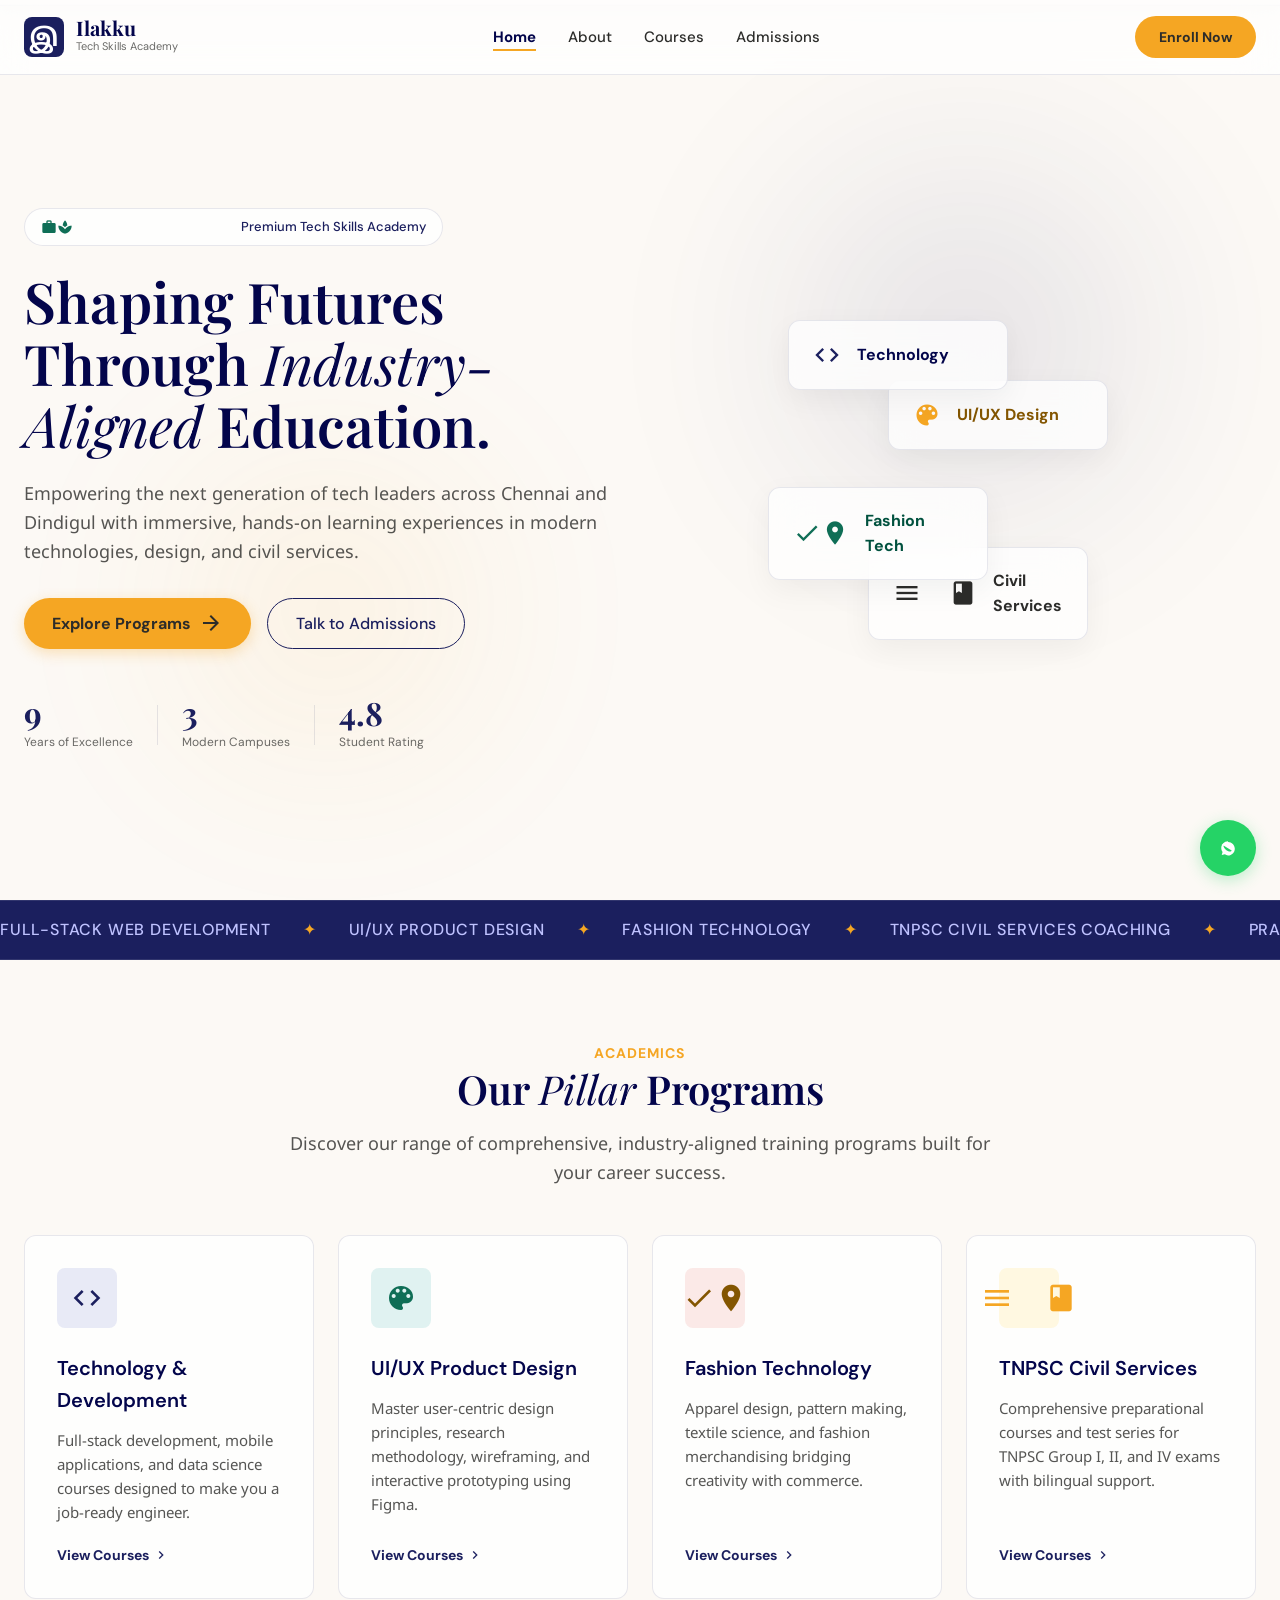
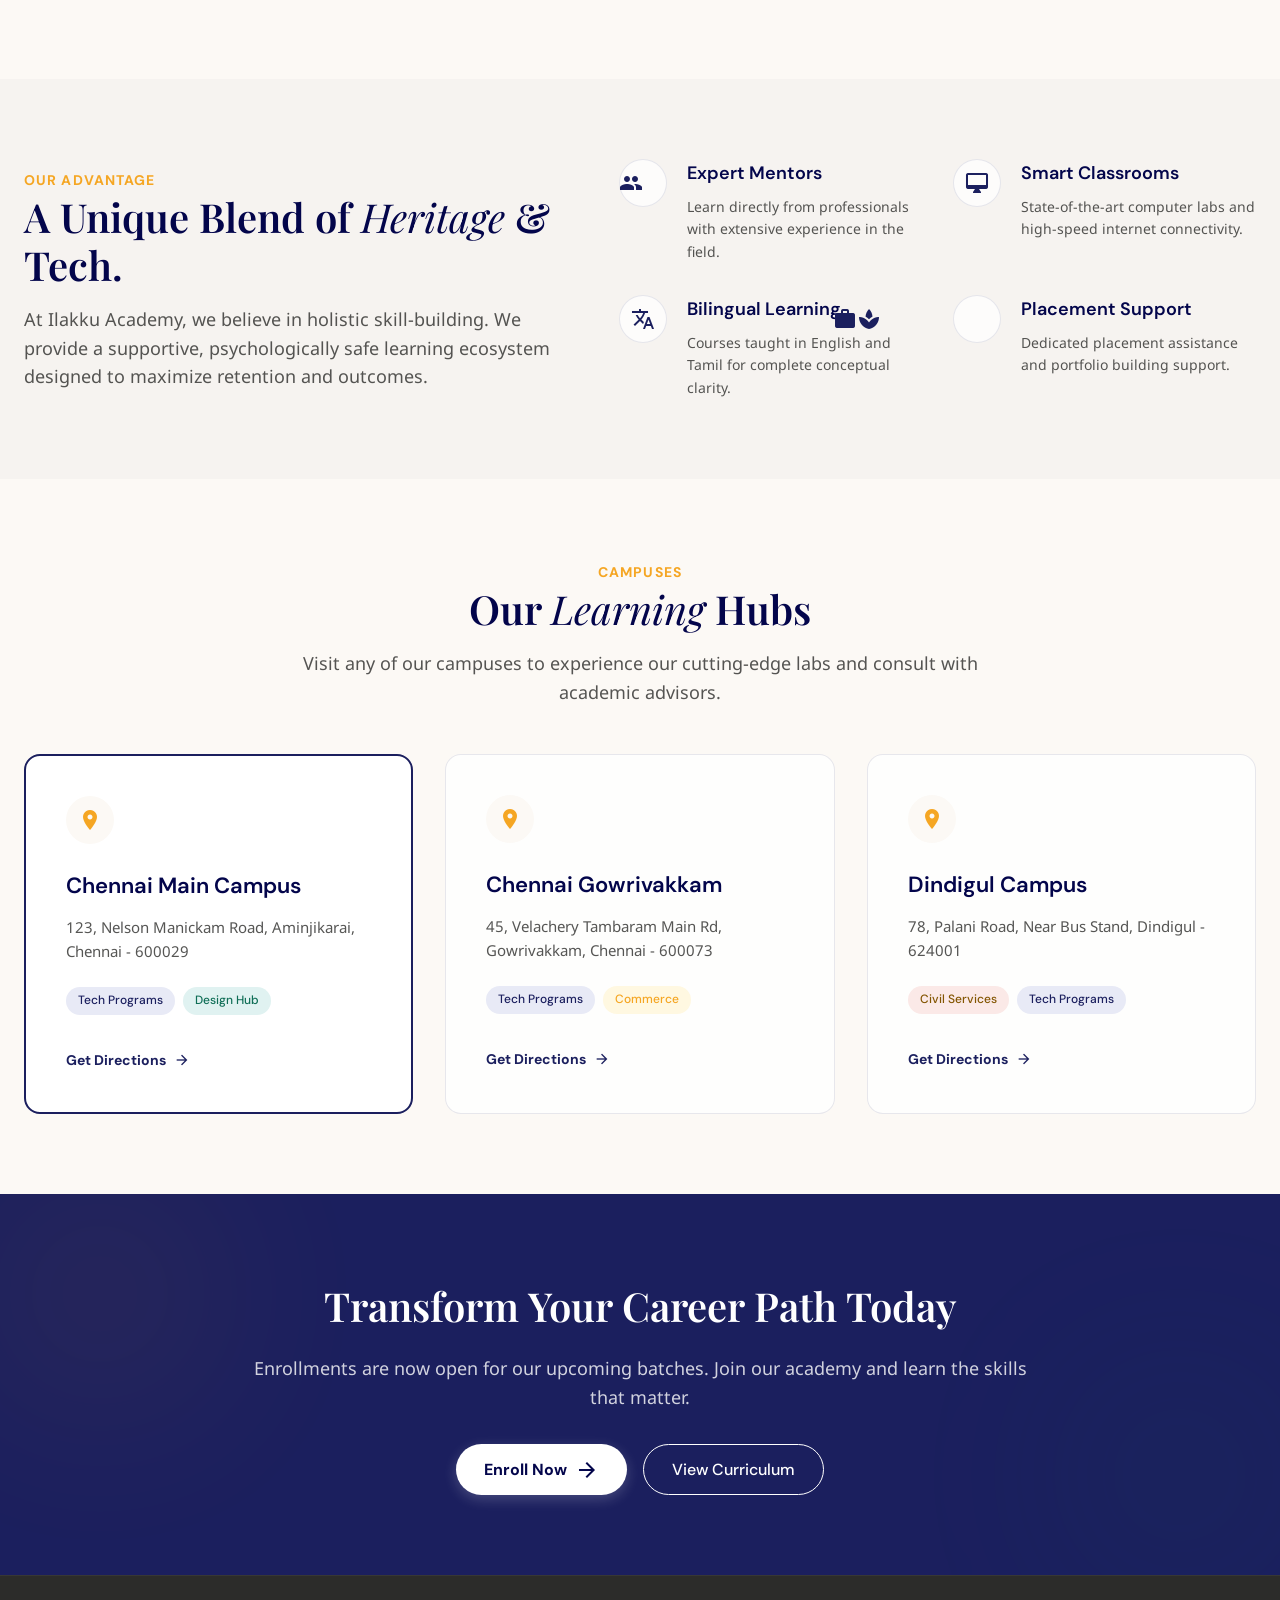
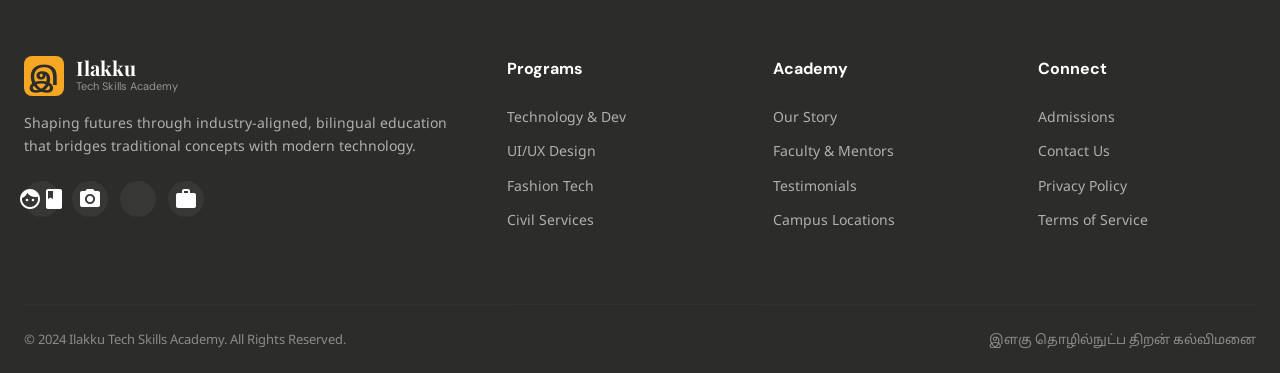
<file: index.html>
<!DOCTYPE html>
<html lang="en">
<head>
  <meta charset="utf-8"/>
  <meta content="width=device-width, initial-scale=1.0" name="viewport"/>
  <title>Ilakku Tech Skills Academy | Shape Your Future</title>
  <meta name="description" content="Empowering the next generation of tech leaders across Chennai and Dindigul with immersive, hands-on learning experiences in modern technologies, design, and civil services."/>
  
  <!-- Preconnect & Fonts -->
  <link href="https://fonts.googleapis.com" rel="preconnect"/>
  <link crossorigin="" href="https://fonts.gstatic.com" rel="preconnect"/>
  <link href="https://fonts.googleapis.com/css2?family=Playfair+Display:ital,wght@0,400;0,600;0,700;1,400&amp;family=DM+Sans:wght@400;500;700&amp;family=Noto+Sans:wght@400;500;700&amp;family=Noto+Sans+Tamil:wght@400;700&amp;display=swap" rel="stylesheet"/>
  
  <!-- Material Icons -->
  <link href="https://fonts.googleapis.com/icon?family=Material+Icons" rel="stylesheet"/>
  
  <!-- Custom Stylesheet -->
  <link href="css/style.css" rel="stylesheet"/>
  
  <style>
    /* Floating WhatsApp Button Style */
    .whatsapp-float {
      position: fixed;
      bottom: 24px;
      right: 24px;
      background-color: #25D366;
      color: white;
      width: 56px;
      height: 56px;
      border-radius: 50%;
      display: flex;
      align-items: center;
      justify-content: center;
      box-shadow: 0 4px 16px rgba(37, 211, 102, 0.3);
      z-index: 999;
      transition: var(--transition-normal);
    }
    .whatsapp-float:hover {
      transform: scale(1.1);
      box-shadow: 0 6px 20px rgba(37, 211, 102, 0.4);
    }
  </style>
</head>
<body>

  <!-- Navigation Bar -->
  <nav class="navbar" id="navbar">
    <div class="nav-container">
      <a class="logo" href="index.html">
        <div class="logo-icon">இ</div>
        <div class="logo-text">
          <span class="logo-main">Ilakku</span>
          <span class="logo-sub">Tech Skills Academy</span>
        </div>
      </a>
      <ul class="nav-links">
        <li><a class="nav-link active" href="index.html">Home</a></li>
        <li><a class="nav-link" href="about.html">About</a></li>
        <li><a class="nav-link" href="courses.html">Courses</a></li>
        <li><a class="nav-link" href="admissions.html">Admissions</a></li>
      </ul>
      <a class="btn-enroll" href="admissions.html">Enroll Now</a>
      <button class="hamburger" id="hamburger" aria-label="Toggle menu">
        <span class="material-icons">menu</span>
      </button>
    </div>
  </nav>

  <!-- Mobile Drawer Menu -->
  <div class="mobile-menu" id="mobileMenu">
    <a class="mobile-link active" href="index.html">Home</a>
    <a class="mobile-link" href="about.html">About</a>
    <a class="mobile-link" href="courses.html">Courses</a>
    <a class="mobile-link" href="admissions.html">Admissions</a>
    <a class="btn-enroll" href="admissions.html" style="text-align: center; margin-top: 12px; display: block; width: 100%;">Enroll Now</a>
  </div>

  <!-- Hero Section -->
  <section class="hero">
    <div class="hero-bg">
      <div class="blob blob-1"></div>
      <div class="blob blob-2"></div>
    </div>
    <div class="hero-content" data-aos="fade-up">
      <div class="hero-badge">
        <span class="material-icons">workspace_premium</span>
        <span>Premium Tech Skills Academy</span>
      </div>
      <h1 class="hero-title">Shaping Futures Through <em>Industry-Aligned</em> Education.</h1>
      <p class="hero-subtitle">Empowering the next generation of tech leaders across Chennai and Dindigul with immersive, hands-on learning experiences in modern technologies, design, and civil services.</p>
      <div class="hero-cta">
        <a class="btn-primary" href="courses.html">Explore Programs <span class="material-icons">arrow_forward</span></a>
        <a class="btn-secondary" href="admissions.html">Talk to Admissions</a>
      </div>
      <div class="hero-stats">
        <div class="stat">
          <span class="stat-num counter" data-target="9">0</span>
          <span class="stat-label">Years of Excellence</span>
        </div>
        <div class="stat-divider"></div>
        <div class="stat">
          <span class="stat-num counter" data-target="3">0</span>
          <span class="stat-label">Modern Campuses</span>
        </div>
        <div class="stat-divider"></div>
        <div class="stat">
          <span class="stat-num counter" data-target="4.8">9.0</span>
          <span class="stat-label">Student Rating</span>
        </div>
      </div>
    </div>
    
    <div class="hero-visual" data-aos="fade-up">
      <div class="hero-card-stack">
        <div class="hero-card hero-card-1">
          <span class="material-icons">code</span>
          <span>Technology</span>
        </div>
        <div class="hero-card hero-card-2">
          <span class="material-icons">palette</span>
          <span>UI/UX Design</span>
        </div>
        <div class="hero-card hero-card-3">
          <span class="material-icons">checkroom</span>
          <span>Fashion Tech</span>
        </div>
        <div class="hero-card hero-card-4">
          <span class="material-icons">menu_book</span>
          <span>Civil Services</span>
        </div>
      </div>
    </div>
  </section>

  <!-- Scrolling Marquee -->
  <section class="marquee-wrapper">
    <div class="marquee">
      <div class="marquee-track">
        <span>Full-Stack Web Development</span>
        <span class="sep">✦</span>
        <span>UI/UX Product Design</span>
        <span class="sep">✦</span>
        <span>Fashion Technology</span>
        <span class="sep">✦</span>
        <span>TNPSC Civil Services Coaching</span>
        <span class="sep">✦</span>
        <span>Practical Learning</span>
        <span class="sep">✦</span>
        <span>Expert Mentors</span>
        <span class="sep">✦</span>
        <span>Bilingual Instruction</span>
        <span class="sep">✦</span>
        <!-- Duplicated for Infinite Loop -->
        <span>Full-Stack Web Development</span>
        <span class="sep">✦</span>
        <span>UI/UX Product Design</span>
        <span class="sep">✦</span>
        <span>Fashion Technology</span>
        <span class="sep">✦</span>
        <span>TNPSC Civil Services Coaching</span>
        <span class="sep">✦</span>
        <span>Practical Learning</span>
        <span class="sep">✦</span>
        <span>Expert Mentors</span>
        <span class="sep">✦</span>
        <span>Bilingual Instruction</span>
        <span class="sep">✦</span>
      </div>
    </div>
  </section>

  <!-- Academic Divisions Bento Grid -->
  <section class="section">
    <div class="container">
      <div class="section-header">
        <span class="section-eyebrow">Academics</span>
        <h2 class="section-title">Our <em>Pillar</em> Programs</h2>
        <p class="section-desc">Discover our range of comprehensive, industry-aligned training programs built for your career success.</p>
      </div>
      
      <div class="pillars-grid">
        <!-- Technology -->
        <div class="pillar-card" data-aos="fade-up">
          <div class="pillar-icon indigo">
            <span class="material-icons">code</span>
          </div>
          <h3>Technology & Development</h3>
          <p>Full-stack development, mobile applications, and data science courses designed to make you a job-ready engineer.</p>
          <a class="pillar-link" href="courses.html">View Courses <span class="material-icons">chevron_right</span></a>
        </div>
        
        <!-- UI/UX -->
        <div class="pillar-card" data-aos="fade-up">
          <div class="pillar-icon teal">
            <span class="material-icons">palette</span>
          </div>
          <h3>UI/UX Product Design</h3>
          <p>Master user-centric design principles, research methodology, wireframing, and interactive prototyping using Figma.</p>
          <a class="pillar-link" href="courses.html">View Courses <span class="material-icons">chevron_right</span></a>
        </div>
        
        <!-- Fashion Tech -->
        <div class="pillar-card" data-aos="fade-up">
          <div class="pillar-icon saffron">
            <span class="material-icons">checkroom</span>
          </div>
          <h3>Fashion Technology</h3>
          <p>Apparel design, pattern making, textile science, and fashion merchandising bridging creativity with commerce.</p>
          <a class="pillar-link" href="courses.html">View Courses <span class="material-icons">chevron_right</span></a>
        </div>
        
        <!-- Civil Services -->
        <div class="pillar-card" data-aos="fade-up">
          <div class="pillar-icon amber">
            <span class="material-icons">menu_book</span>
          </div>
          <h3>TNPSC Civil Services</h3>
          <p>Comprehensive preparational courses and test series for TNPSC Group I, II, and IV exams with bilingual support.</p>
          <a class="pillar-link" href="courses.html">View Courses <span class="material-icons">chevron_right</span></a>
        </div>
      </div>
    </div>
  </section>

  <!-- Why Choose Us -->
  <section class="section why-us">
    <div class="container">
      <div class="why-us-inner">
        <div>
          <span class="section-eyebrow">Our Advantage</span>
          <h2 class="section-title">A Unique Blend of <em>Heritage</em> & Tech.</h2>
          <p class="section-desc">At Ilakku Academy, we believe in holistic skill-building. We provide a supportive, psychologically safe learning ecosystem designed to maximize retention and outcomes.</p>
        </div>
        <div class="why-us-features">
          <div class="feature-item" data-aos="fade-up">
            <div class="feature-icon">
              <span class="material-icons">groups</span>
            </div>
            <div>
              <h4>Expert Mentors</h4>
              <p>Learn directly from professionals with extensive experience in the field.</p>
            </div>
          </div>
          
          <div class="feature-item" data-aos="fade-up">
            <div class="feature-icon">
              <span class="material-icons">desktop_mac</span>
            </div>
            <div>
              <h4>Smart Classrooms</h4>
              <p>State-of-the-art computer labs and high-speed internet connectivity.</p>
            </div>
          </div>
          
          <div class="feature-item" data-aos="fade-up">
            <div class="feature-icon">
              <span class="material-icons">translate</span>
            </div>
            <div>
              <h4>Bilingual Learning</h4>
              <p>Courses taught in English and Tamil for complete conceptual clarity.</p>
            </div>
          </div>
          
          <div class="feature-item" data-aos="fade-up">
            <div class="feature-icon">
              <span class="material-icons">workspace_premium</span>
            </div>
            <div>
              <h4>Placement Support</h4>
              <p>Dedicated placement assistance and portfolio building support.</p>
            </div>
          </div>
        </div>
      </div>
    </div>
  </section>

  <!-- Campuses Section -->
  <section class="section">
    <div class="container">
      <div class="section-header">
        <span class="section-eyebrow">Campuses</span>
        <h2 class="section-title">Our <em>Learning</em> Hubs</h2>
        <p class="section-desc">Visit any of our campuses to experience our cutting-edge labs and consult with academic advisors.</p>
      </div>
      
      <div class="campus-grid">
        <!-- Chennai Campus -->
        <div class="campus-card featured-campus" data-aos="fade-up">
          <div class="campus-map-icon">
            <span class="material-icons">place</span>
          </div>
          <h3>Chennai Main Campus</h3>
          <p class="campus-address">123, Nelson Manickam Road, Aminjikarai, Chennai - 600029</p>
          <div class="campus-tags">
            <span class="tag indigo-tag">Tech Programs</span>
            <span class="tag teal-tag">Design Hub</span>
          </div>
          <a class="campus-link" href="admissions.html#campuses">Get Directions <span class="material-icons">arrow_forward</span></a>
        </div>
        
        <!-- Gowrivakkam Campus -->
        <div class="campus-card" data-aos="fade-up">
          <div class="campus-map-icon">
            <span class="material-icons">place</span>
          </div>
          <h3>Chennai Gowrivakkam</h3>
          <p class="campus-address">45, Velachery Tambaram Main Rd, Gowrivakkam, Chennai - 600073</p>
          <div class="campus-tags">
            <span class="tag indigo-tag">Tech Programs</span>
            <span class="tag amber-tag">Commerce</span>
          </div>
          <a class="campus-link" href="admissions.html#campuses">Get Directions <span class="material-icons">arrow_forward</span></a>
        </div>
        
        <!-- Dindigul Campus -->
        <div class="campus-card" data-aos="fade-up">
          <div class="campus-map-icon">
            <span class="material-icons">place</span>
          </div>
          <h3>Dindigul Campus</h3>
          <p class="campus-address">78, Palani Road, Near Bus Stand, Dindigul - 624001</p>
          <div class="campus-tags">
            <span class="tag saffron-tag" style="background-color: #fbe9e7; color: var(--secondary-saffron-dark);">Civil Services</span>
            <span class="tag indigo-tag">Tech Programs</span>
          </div>
          <a class="campus-link" href="admissions.html#campuses">Get Directions <span class="material-icons">arrow_forward</span></a>
        </div>
      </div>
    </div>
  </section>

  <!-- CTA Section -->
  <section class="cta-banner">
    <div class="cta-bg">
      <div class="blob blob-cta-1"></div>
      <div class="blob blob-cta-2"></div>
    </div>
    <div class="container" style="display: flex; justify-content: center; width: 100%;">
      <div class="cta-inner" data-aos="fade-up">
        <h2>Transform Your Career Path Today</h2>
        <p>Enrollments are now open for our upcoming batches. Join our academy and learn the skills that matter.</p>
        <div class="cta-buttons">
          <a class="btn-primary-light" href="admissions.html">Enroll Now <span class="material-icons">arrow_forward</span></a>
          <a class="btn-ghost-light" href="courses.html">View Curriculum</a>
        </div>
      </div>
    </div>
  </section>

  <!-- Footer -->
  <footer class="footer">
    <div class="container">
      <div class="footer-grid">
        <div class="footer-brand">
          <a class="logo" href="index.html" style="color: #ffffff;">
            <div class="logo-icon" style="background-color: var(--secondary-saffron); color: var(--text-charcoal);">இ</div>
            <div class="logo-text">
              <span class="logo-main" style="color: #ffffff;">Ilakku</span>
              <span class="logo-sub" style="color: rgba(255,255,255,0.7);">Tech Skills Academy</span>
            </div>
          </a>
          <p>Shaping futures through industry-aligned, bilingual education that bridges traditional concepts with modern technology.</p>
          <div class="social-links">
            <a class="social-btn" href="#" aria-label="Facebook"><span class="material-icons">facebook</span></a>
            <a class="social-btn" href="#" aria-label="Instagram"><span class="material-icons">photo_camera</span></a>
            <a class="social-btn" href="#" aria-label="YouTube"><span class="material-icons">play_circle</span></a>
            <a class="social-btn" href="#" aria-label="LinkedIn"><span class="material-icons">work</span></a>
          </div>
        </div>
        
        <div class="footer-links-col">
          <h4>Programs</h4>
          <a href="courses.html">Technology & Dev</a>
          <a href="courses.html">UI/UX Design</a>
          <a href="courses.html">Fashion Tech</a>
          <a href="courses.html">Civil Services</a>
        </div>
        
        <div class="footer-links-col">
          <h4>Academy</h4>
          <a href="about.html">Our Story</a>
          <a href="about.html#faculty">Faculty & Mentors</a>
          <a href="about.html#testimonials">Testimonials</a>
          <a href="admissions.html#campuses">Campus Locations</a>
        </div>
        
        <div class="footer-links-col">
          <h4>Connect</h4>
          <a href="admissions.html">Admissions</a>
          <a href="admissions.html#contact">Contact Us</a>
          <a href="#">Privacy Policy</a>
          <a href="#">Terms of Service</a>
        </div>
      </div>
      
      <div class="footer-bottom">
        <span>© 2024 Ilakku Tech Skills Academy. All Rights Reserved.</span>
        <span class="footer-tamil">இளகு தொழில்நுட்ப திறன் கல்விமனை</span>
      </div>
    </div>
  </footer>

  <!-- Floating WhatsApp Button -->
  <a class="whatsapp-float" href="https://wa.me/919876543210" target="_blank" rel="noopener noreferrer" aria-label="Chat on WhatsApp">
    <svg viewBox="0 0 24 24" width="28" height="28" fill="currentColor">
      <path d="M12.031 6.172c-3.203 0-5.807 2.604-5.807 5.807 0 1.277.414 2.453 1.114 3.414l-.73 2.661 2.723-.715a5.772 5.772 0 002.7 1.08h.001c3.203 0 5.807-2.604 5.807-5.807 0-3.203-2.604-5.807-5.807-5.807zm3.11 7.922c-.172.484-.87.892-1.22.95-.312.052-.716.096-1.127-.036-.254-.082-.572-.2-.976-.375-1.722-.746-2.85-2.493-2.936-2.607-.085-.114-.693-.923-.693-1.76 0-.837.427-1.25.58-.142.152-.108.254-.15.339-.1.085-.05.17-.1.255-.05.085-.102.17-.152.255-.17.426-.92 1.488-.95 1.547-.113.114-.227.126-.398.042-.17-.085-.722-.266-1.376-.849-.508-.452-.851-1.01-.951-1.18-.1-.17-.01-.262.076-.347.077-.076.17-.2.256-.298.085-.098.113-.17.17-.284.056-.114.028-.213-.014-.298-.043-.085-.386-.928-.529-1.273-.14-.336-.282-.29-.387-.294-.1-.002-.213-.002-.328-.002a.63.63 0 00-.457.213c-.157.17-.6.586-.6 1.43 0 .843.614 1.657.7 1.771.086.114 1.206 1.844 2.923 2.586.408.176.727.28.976.36.41.13.784.11 1.077.068.328-.047 1.013-.414 1.155-.812z"/>
    </svg>
  </a>

  <!-- Scripts -->
  <script src="js/main.js"></script>
  
  <script>
    // Counter animations on home page
    const counters = document.querySelectorAll('.counter');
    const speed = 200;

    counters.forEach(counter => {
      const animate = () => {
        const target = +counter.getAttribute('data-target');
        const count = +counter.innerText;
        const inc = target / speed;

        if (count < target) {
          if(target % 1 !== 0) {
            counter.innerText = (count + inc).toFixed(1);
          } else {
            counter.innerText = Math.ceil(count + inc);
          }
          setTimeout(animate, 20);
        } else {
          counter.innerText = target + (target > 10 ? '+' : '');
        }
      };
      
      const observer = new IntersectionObserver((entries) => {
        if(entries[0].isIntersecting) {
          animate();
          observer.disconnect();
        }
      });
      observer.observe(counter);
    });
  </script>
</body>
</html>
</file>
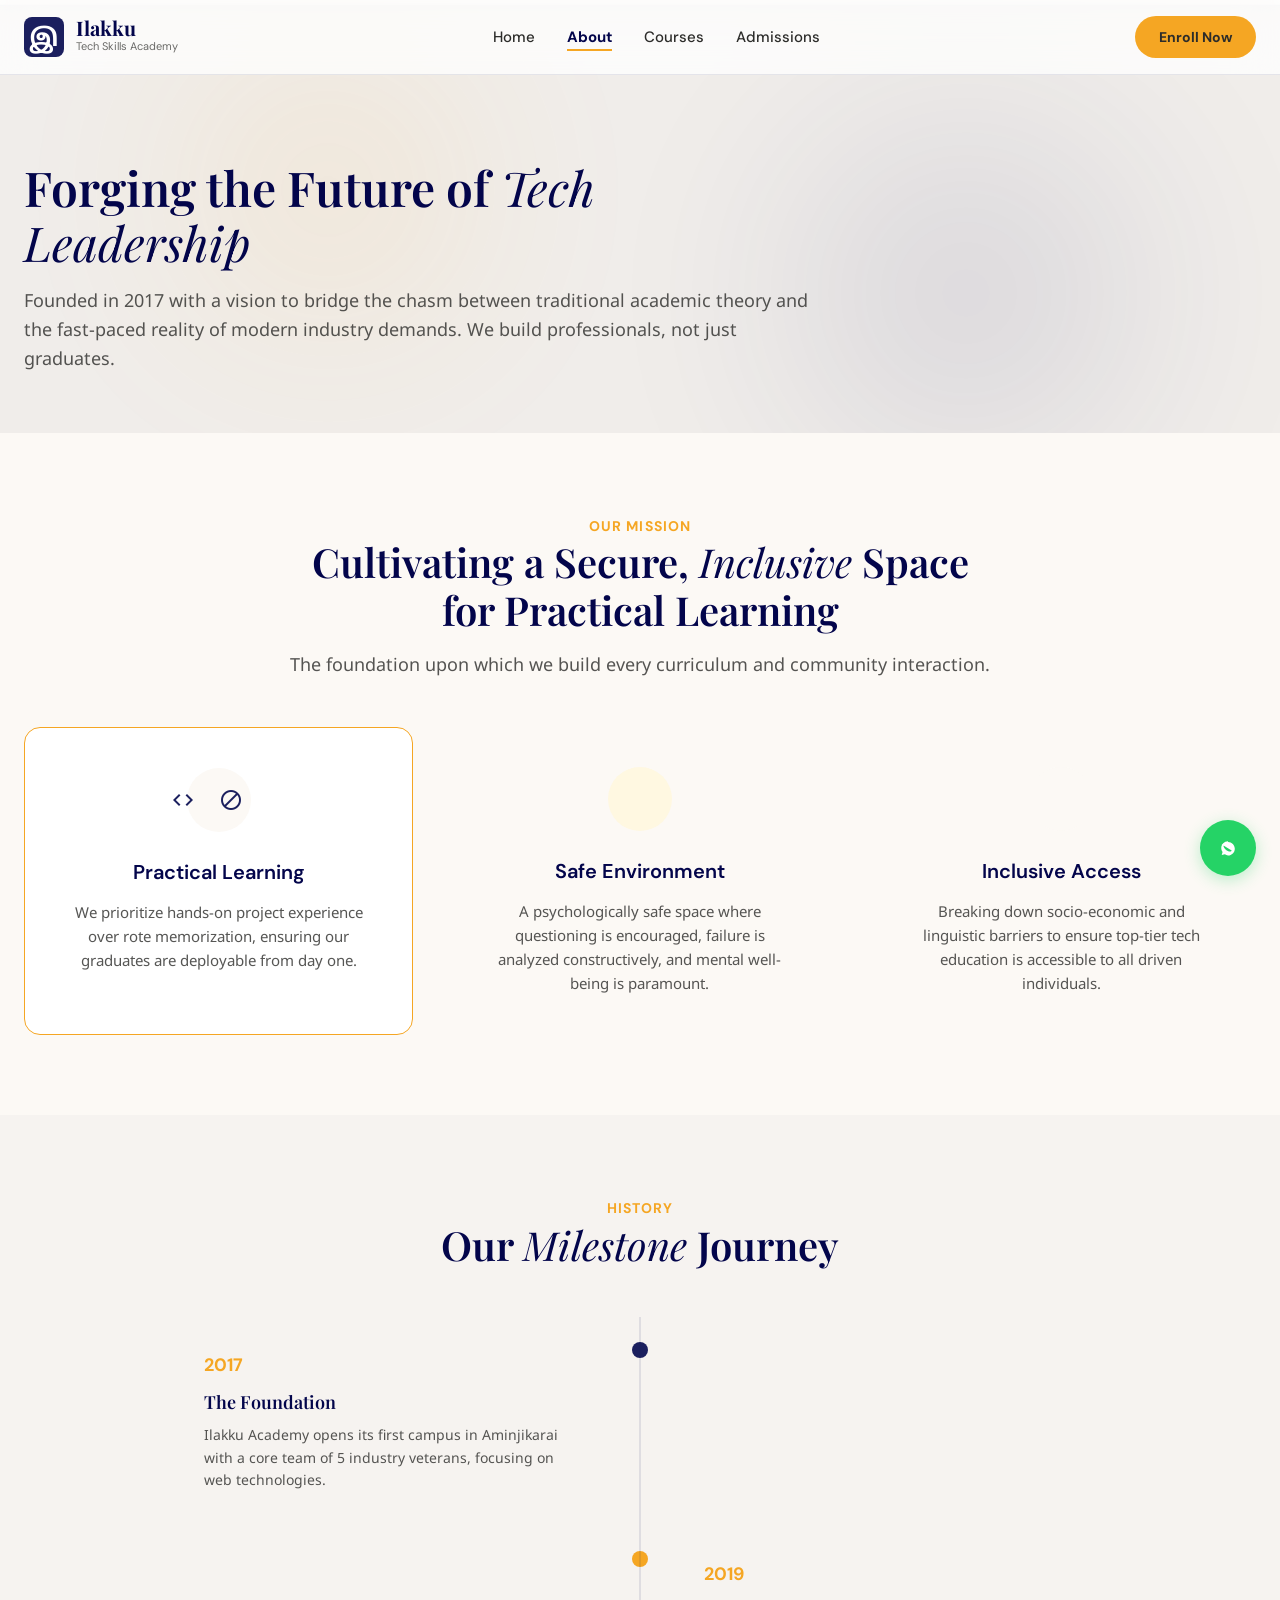
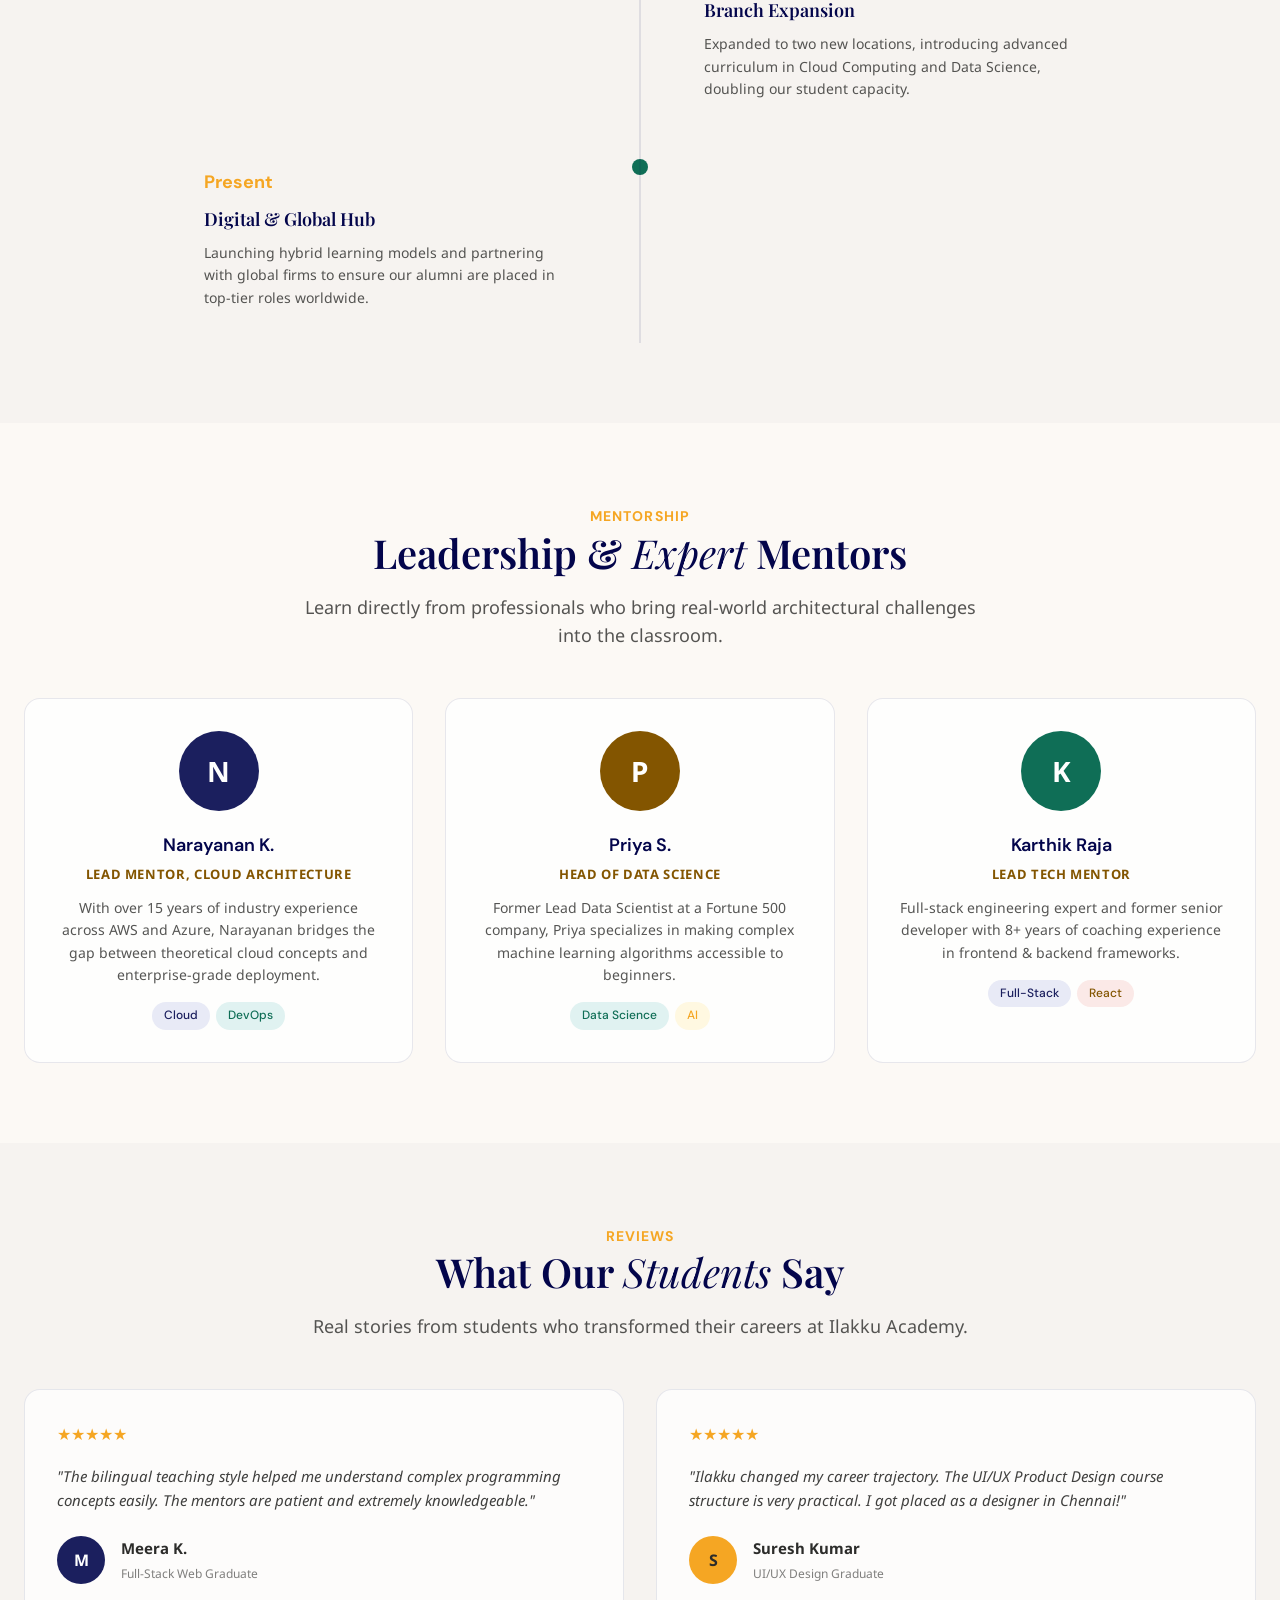
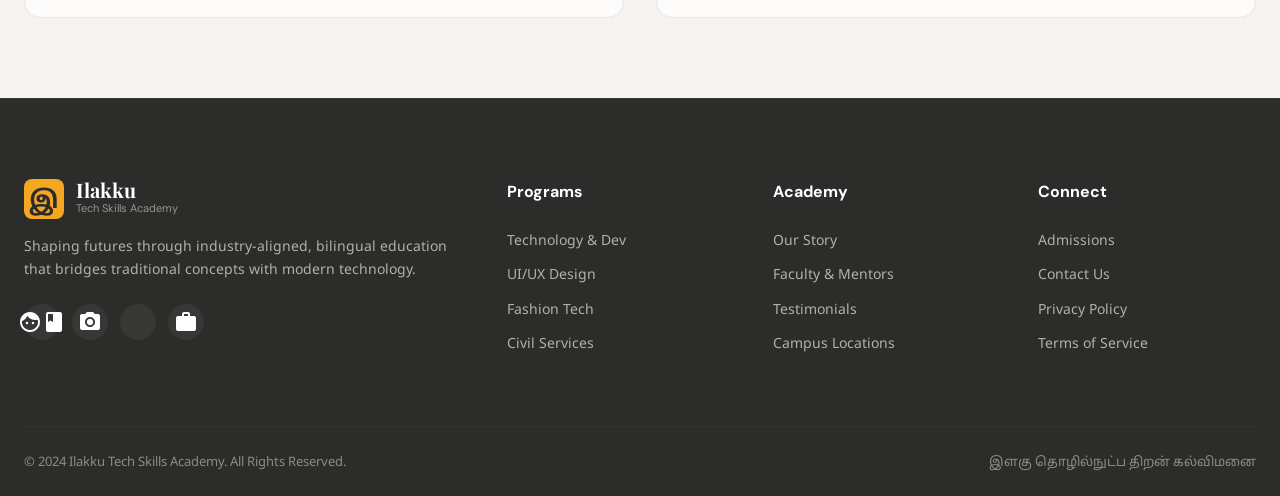
<file: about.html>
<!DOCTYPE html>
<html lang="en">
<head>
  <meta charset="utf-8"/>
  <meta content="width=device-width, initial-scale=1.0" name="viewport"/>
  <title>About Us | Ilakku Tech Skills Academy</title>
  <meta name="description" content="Learn about our story, vision, core pillars, milestones, and the expert mentors shaping the future of technical and design talent in Tamil Nadu."/>
  
  <!-- Preconnect & Fonts -->
  <link href="https://fonts.googleapis.com" rel="preconnect"/>
  <link crossorigin="" href="https://fonts.gstatic.com" rel="preconnect"/>
  <link href="https://fonts.googleapis.com/css2?family=Playfair+Display:ital,wght@0,400;0,600;0,700;1,400&amp;family=DM+Sans:wght@400;500;700&amp;family=Noto+Sans:wght@400;500;700&amp;family=Noto+Sans+Tamil:wght@400;700&amp;display=swap" rel="stylesheet"/>
  
  <!-- Material Icons -->
  <link href="https://fonts.googleapis.com/icon?family=Material+Icons" rel="stylesheet"/>
  
  <!-- Custom Stylesheet -->
  <link href="css/style.css" rel="stylesheet"/>
  
  <style>
    /* Floating WhatsApp Button Style */
    .whatsapp-float {
      position: fixed;
      bottom: 24px;
      right: 24px;
      background-color: #25D366;
      color: white;
      width: 56px;
      height: 56px;
      border-radius: 50%;
      display: flex;
      align-items: center;
      justify-content: center;
      box-shadow: 0 4px 16px rgba(37, 211, 102, 0.3);
      z-index: 999;
      transition: var(--transition-normal);
    }
    .whatsapp-float:hover {
      transform: scale(1.1);
      box-shadow: 0 6px 20px rgba(37, 211, 102, 0.4);
    }
  </style>
</head>
<body>

  <!-- Navigation Bar -->
  <nav class="navbar" id="navbar">
    <div class="nav-container">
      <a class="logo" href="index.html">
        <div class="logo-icon">இ</div>
        <div class="logo-text">
          <span class="logo-main">Ilakku</span>
          <span class="logo-sub">Tech Skills Academy</span>
        </div>
      </a>
      <ul class="nav-links">
        <li><a class="nav-link" href="index.html">Home</a></li>
        <li><a class="nav-link active" href="about.html">About</a></li>
        <li><a class="nav-link" href="courses.html">Courses</a></li>
        <li><a class="nav-link" href="admissions.html">Admissions</a></li>
      </ul>
      <a class="btn-enroll" href="admissions.html">Enroll Now</a>
      <button class="hamburger" id="hamburger" aria-label="Toggle menu">
        <span class="material-icons">menu</span>
      </button>
    </div>
  </nav>

  <!-- Mobile Drawer Menu -->
  <div class="mobile-menu" id="mobileMenu">
    <a class="mobile-link" href="index.html">Home</a>
    <a class="mobile-link active" href="about.html">About</a>
    <a class="mobile-link" href="courses.html">Courses</a>
    <a class="mobile-link" href="admissions.html">Admissions</a>
    <a class="btn-enroll" href="admissions.html" style="text-align: center; margin-top: 12px; display: block; width: 100%;">Enroll Now</a>
  </div>

  <!-- Page Hero -->
  <section class="page-hero">
    <div class="page-hero-bg">
      <div class="blob blob-1"></div>
      <div class="blob blob-2"></div>
    </div>
    <div class="page-hero-content" data-aos="fade-up">
      <h1 class="page-hero-title">Forging the Future of <em>Tech Leadership</em></h1>
      <p class="page-hero-desc">Founded in 2017 with a vision to bridge the chasm between traditional academic theory and the fast-paced reality of modern industry demands. We build professionals, not just graduates.</p>
    </div>
  </section>

  <!-- Mission / Core Pillars Section -->
  <section class="section">
    <div class="container">
      <div class="section-header">
        <span class="section-eyebrow">Our Mission</span>
        <h2 class="section-title">Cultivating a Secure, <em>Inclusive</em> Space for Practical Learning</h2>
        <p class="section-desc">The foundation upon which we build every curriculum and community interaction.</p>
      </div>
      
      <div class="mission-grid">
        <!-- Pillar 1 -->
        <div class="mission-card featured-mission" data-aos="fade-up">
          <div class="mission-icon">
            <span class="material-icons">code_blocks</span>
          </div>
          <h3>Practical Learning</h3>
          <p>We prioritize hands-on project experience over rote memorization, ensuring our graduates are deployable from day one.</p>
        </div>
        
        <!-- Pillar 2 -->
        <div class="mission-card" data-aos="fade-up">
          <div class="mission-icon amber-icon">
            <span class="material-icons">health_and_safety</span>
          </div>
          <h3>Safe Environment</h3>
          <p>A psychologically safe space where questioning is encouraged, failure is analyzed constructively, and mental well-being is paramount.</p>
        </div>
        
        <!-- Pillar 3 -->
        <div class="mission-card" data-aos="fade-up">
          <div class="mission-icon">
            <span class="material-icons">diversity_3</span>
          </div>
          <h3>Inclusive Access</h3>
          <p>Breaking down socio-economic and linguistic barriers to ensure top-tier tech education is accessible to all driven individuals.</p>
        </div>
      </div>
    </div>
  </section>

  <!-- Timeline Section -->
  <section class="section why-us">
    <div class="container">
      <div class="section-header">
        <span class="section-eyebrow">History</span>
        <h2 class="section-title">Our <em>Milestone</em> Journey</h2>
      </div>
      
      <div class="timeline">
        <!-- Year 2017 -->
        <div class="timeline-item timeline-left" data-aos="fade-up">
          <div class="timeline-dot"></div>
          <div class="timeline-content">
            <div class="timeline-year">2017</div>
            <h4>The Foundation</h4>
            <p>Ilakku Academy opens its first campus in Aminjikarai with a core team of 5 industry veterans, focusing on web technologies.</p>
          </div>
        </div>
        
        <!-- Year 2019 -->
        <div class="timeline-item timeline-right" data-aos="fade-up">
          <div class="timeline-dot amber-dot"></div>
          <div class="timeline-content">
            <div class="timeline-year">2019</div>
            <h4>Branch Expansion</h4>
            <p>Expanded to two new locations, introducing advanced curriculum in Cloud Computing and Data Science, doubling our student capacity.</p>
          </div>
        </div>
        
        <!-- Year Present -->
        <div class="timeline-item timeline-left" data-aos="fade-up">
          <div class="timeline-dot teal-dot"></div>
          <div class="timeline-content">
            <div class="timeline-year">Present</div>
            <h4>Digital & Global Hub</h4>
            <p>Launching hybrid learning models and partnering with global firms to ensure our alumni are placed in top-tier roles worldwide.</p>
          </div>
        </div>
      </div>
    </div>
  </section>

  <!-- Team / Mentors Section -->
  <section class="section" id="faculty">
    <div class="container">
      <div class="section-header">
        <span class="section-eyebrow">Mentorship</span>
        <h2 class="section-title">Leadership & <em>Expert</em> Mentors</h2>
        <p class="section-desc">Learn directly from professionals who bring real-world architectural challenges into the classroom.</p>
      </div>
      
      <div class="faculty-grid">
        <!-- Faculty 1 -->
        <div class="faculty-card" data-aos="fade-up">
          <div class="faculty-avatar" style="background-color: var(--primary-indigo);">N</div>
          <h4>Narayanan K.</h4>
          <div class="faculty-role">Lead Mentor, Cloud Architecture</div>
          <p class="faculty-bio">With over 15 years of industry experience across AWS and Azure, Narayanan bridges the gap between theoretical cloud concepts and enterprise-grade deployment.</p>
          <div class="faculty-tags">
            <span class="tag indigo-tag">Cloud</span>
            <span class="tag teal-tag">DevOps</span>
          </div>
        </div>
        
        <!-- Faculty 2 -->
        <div class="faculty-card" data-aos="fade-up">
          <div class="faculty-avatar" style="background-color: var(--secondary-saffron-dark);">P</div>
          <h4>Priya S.</h4>
          <div class="faculty-role">Head of Data Science</div>
          <p class="faculty-bio">Former Lead Data Scientist at a Fortune 500 company, Priya specializes in making complex machine learning algorithms accessible to beginners.</p>
          <div class="faculty-tags">
            <span class="tag teal-tag">Data Science</span>
            <span class="tag amber-tag">AI</span>
          </div>
        </div>
        
        <!-- Faculty 3 -->
        <div class="faculty-card" data-aos="fade-up">
          <div class="faculty-avatar" style="background-color: var(--highlight-teal);">K</div>
          <h4>Karthik Raja</h4>
          <div class="faculty-role">Lead Tech Mentor</div>
          <p class="faculty-bio">Full-stack engineering expert and former senior developer with 8+ years of coaching experience in frontend & backend frameworks.</p>
          <div class="faculty-tags">
            <span class="tag indigo-tag">Full-Stack</span>
            <span class="tag saffron-tag" style="background-color: #fbe9e7; color: var(--secondary-saffron-dark);">React</span>
          </div>
        </div>
      </div>
    </div>
  </section>

  <!-- Testimonials Section -->
  <section class="section why-us" id="testimonials">
    <div class="container">
      <div class="section-header">
        <span class="section-eyebrow">Reviews</span>
        <h2 class="section-title">What Our <em>Students</em> Say</h2>
        <p class="section-desc">Real stories from students who transformed their careers at Ilakku Academy.</p>
      </div>
      
      <div class="testimonials-grid">
        <!-- Testimonial 1 -->
        <div class="testimonial-card" style="background-color: var(--glass-bg); border: 1px solid var(--glass-border);" data-aos="fade-up">
          <div class="stars">★★★★★</div>
          <p>"The bilingual teaching style helped me understand complex programming concepts easily. The mentors are patient and extremely knowledgeable."</p>
          <div class="testimonial-author">
            <div class="author-avatar" style="background-color: var(--primary-indigo); color: #ffffff;">M</div>
            <div class="author-info">
              <strong>Meera K.</strong>
              <span>Full-Stack Web Graduate</span>
            </div>
          </div>
        </div>
        
        <!-- Testimonial 2 -->
        <div class="testimonial-card" style="background-color: var(--glass-bg); border: 1px solid var(--glass-border);" data-aos="fade-up">
          <div class="stars">★★★★★</div>
          <p>"Ilakku changed my career trajectory. The UI/UX Product Design course structure is very practical. I got placed as a designer in Chennai!"</p>
          <div class="testimonial-author">
            <div class="author-avatar" style="background-color: var(--secondary-saffron); color: var(--text-charcoal);">S</div>
            <div class="author-info">
              <strong>Suresh Kumar</strong>
              <span>UI/UX Design Graduate</span>
            </div>
          </div>
        </div>
      </div>
    </div>
  </section>

  <!-- Footer -->
  <footer class="footer">
    <div class="container">
      <div class="footer-grid">
        <div class="footer-brand">
          <a class="logo" href="index.html" style="color: #ffffff;">
            <div class="logo-icon" style="background-color: var(--secondary-saffron); color: var(--text-charcoal);">இ</div>
            <div class="logo-text">
              <span class="logo-main" style="color: #ffffff;">Ilakku</span>
              <span class="logo-sub" style="color: rgba(255,255,255,0.7);">Tech Skills Academy</span>
            </div>
          </a>
          <p>Shaping futures through industry-aligned, bilingual education that bridges traditional concepts with modern technology.</p>
          <div class="social-links">
            <a class="social-btn" href="#" aria-label="Facebook"><span class="material-icons">facebook</span></a>
            <a class="social-btn" href="#" aria-label="Instagram"><span class="material-icons">photo_camera</span></a>
            <a class="social-btn" href="#" aria-label="YouTube"><span class="material-icons">play_circle</span></a>
            <a class="social-btn" href="#" aria-label="LinkedIn"><span class="material-icons">work</span></a>
          </div>
        </div>
        
        <div class="footer-links-col">
          <h4>Programs</h4>
          <a href="courses.html">Technology & Dev</a>
          <a href="courses.html">UI/UX Design</a>
          <a href="courses.html">Fashion Tech</a>
          <a href="courses.html">Civil Services</a>
        </div>
        
        <div class="footer-links-col">
          <h4>Academy</h4>
          <a href="about.html">Our Story</a>
          <a href="about.html#faculty">Faculty & Mentors</a>
          <a href="about.html#testimonials">Testimonials</a>
          <a href="admissions.html#campuses">Campus Locations</a>
        </div>
        
        <div class="footer-links-col">
          <h4>Connect</h4>
          <a href="admissions.html">Admissions</a>
          <a href="admissions.html#contact">Contact Us</a>
          <a href="#">Privacy Policy</a>
          <a href="#">Terms of Service</a>
        </div>
      </div>
      
      <div class="footer-bottom">
        <span>© 2024 Ilakku Tech Skills Academy. All Rights Reserved.</span>
        <span class="footer-tamil">இளகு தொழில்நுட்ப திறன் கல்விமனை</span>
      </div>
    </div>
  </footer>

  <!-- Floating WhatsApp Button -->
  <a class="whatsapp-float" href="https://wa.me/919876543210" target="_blank" rel="noopener noreferrer" aria-label="Chat on WhatsApp">
    <svg viewBox="0 0 24 24" width="28" height="28" fill="currentColor">
      <path d="M12.031 6.172c-3.203 0-5.807 2.604-5.807 5.807 0 1.277.414 2.453 1.114 3.414l-.73 2.661 2.723-.715a5.772 5.772 0 002.7 1.08h.001c3.203 0 5.807-2.604 5.807-5.807 0-3.203-2.604-5.807-5.807-5.807zm3.11 7.922c-.172.484-.87.892-1.22.95-.312.052-.716.096-1.127-.036-.254-.082-.572-.2-.976-.375-1.722-.746-2.85-2.493-2.936-2.607-.085-.114-.693-.923-.693-1.76 0-.837.427-1.25.58-.142.152-.108.254-.15.339-.1.085-.05.17-.1.255-.05.085-.102.17-.152.255-.17.426-.92 1.488-.95 1.547-.113.114-.227.126-.398.042-.17-.085-.722-.266-1.376-.849-.508-.452-.851-1.01-.951-1.18-.1-.17-.01-.262.076-.347.077-.076.17-.2.256-.298.085-.098.113-.17.17-.284.056-.114.028-.213-.014-.298-.043-.085-.386-.928-.529-1.273-.14-.336-.282-.29-.387-.294-.1-.002-.213-.002-.328-.002a.63.63 0 00-.457.213c-.157.17-.6.586-.6 1.43 0 .843.614 1.657.7 1.771.086.114 1.206 1.844 2.923 2.586.408.176.727.28.976.36.41.13.784.11 1.077.068.328-.047 1.013-.414 1.155-.812z"/>
    </svg>
  </a>

  <!-- Scripts -->
  <script src="js/main.js"></script>
</body>
</html>
</file>
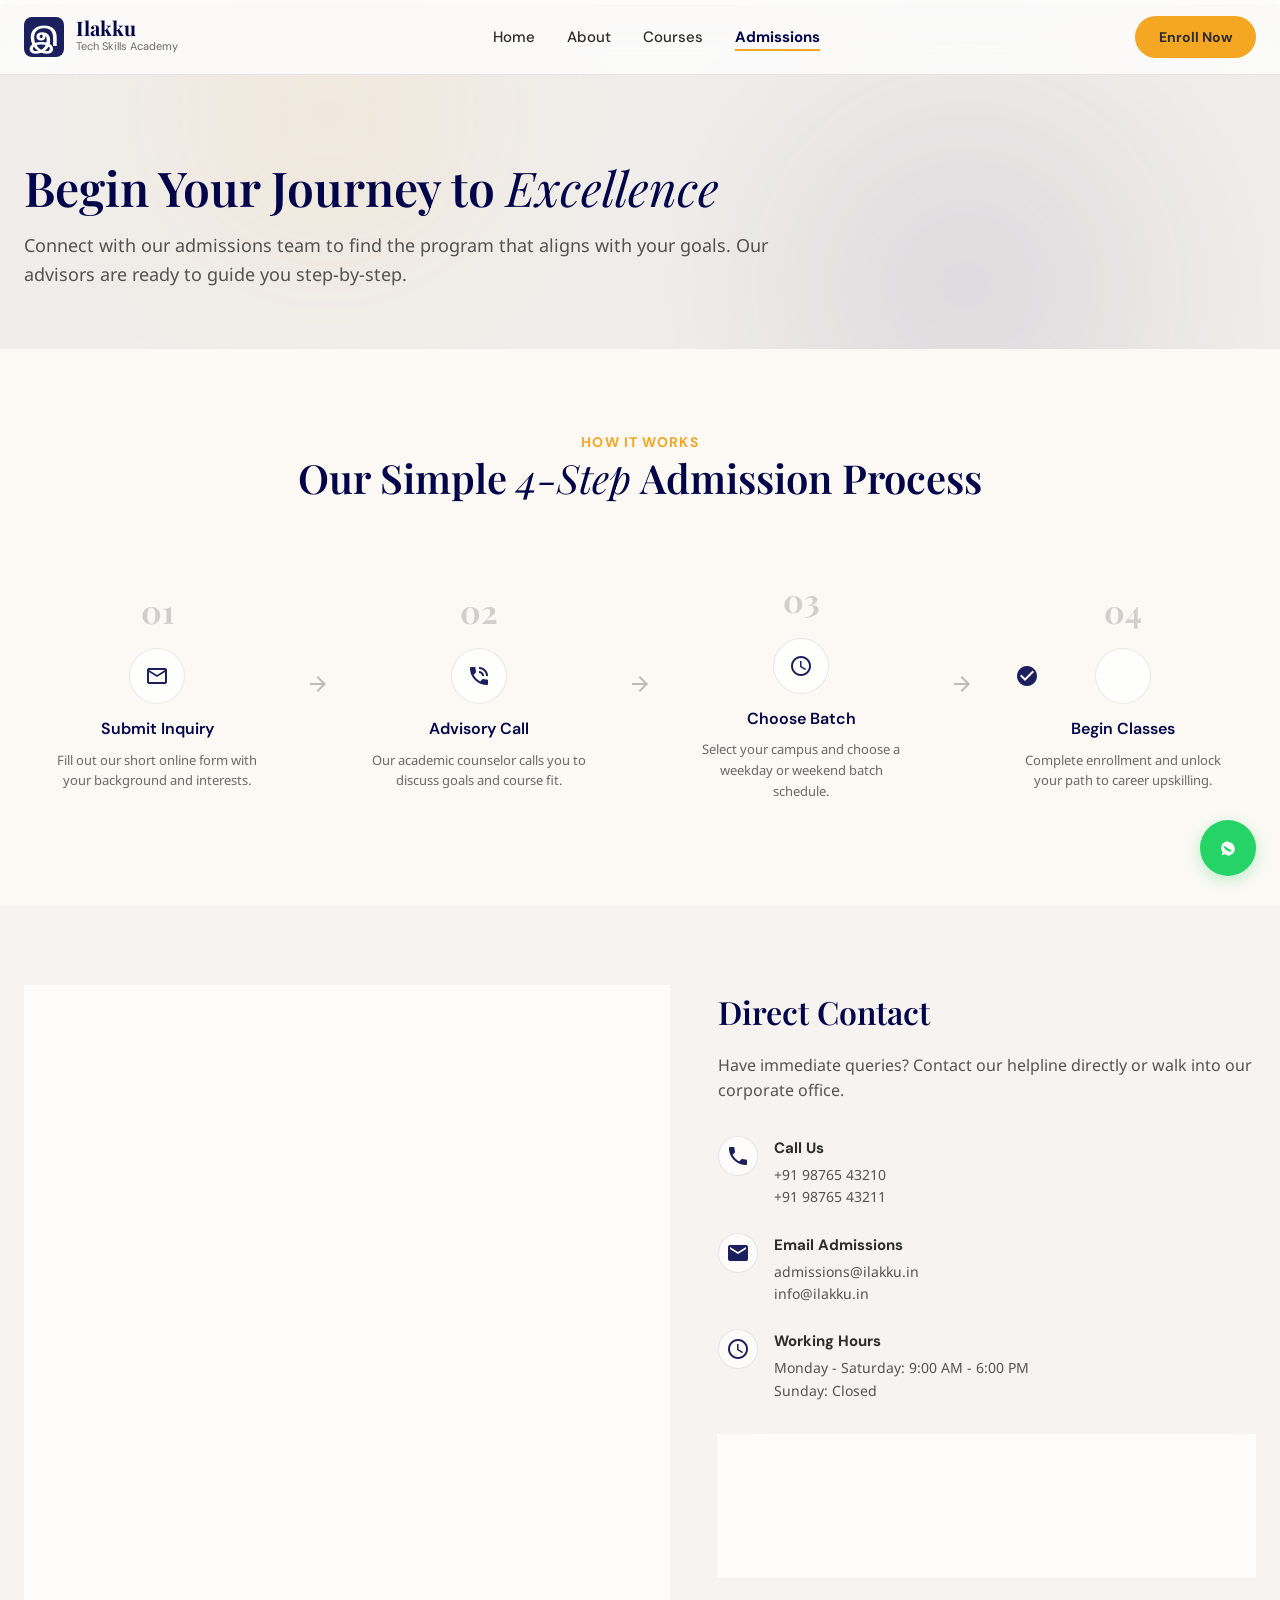
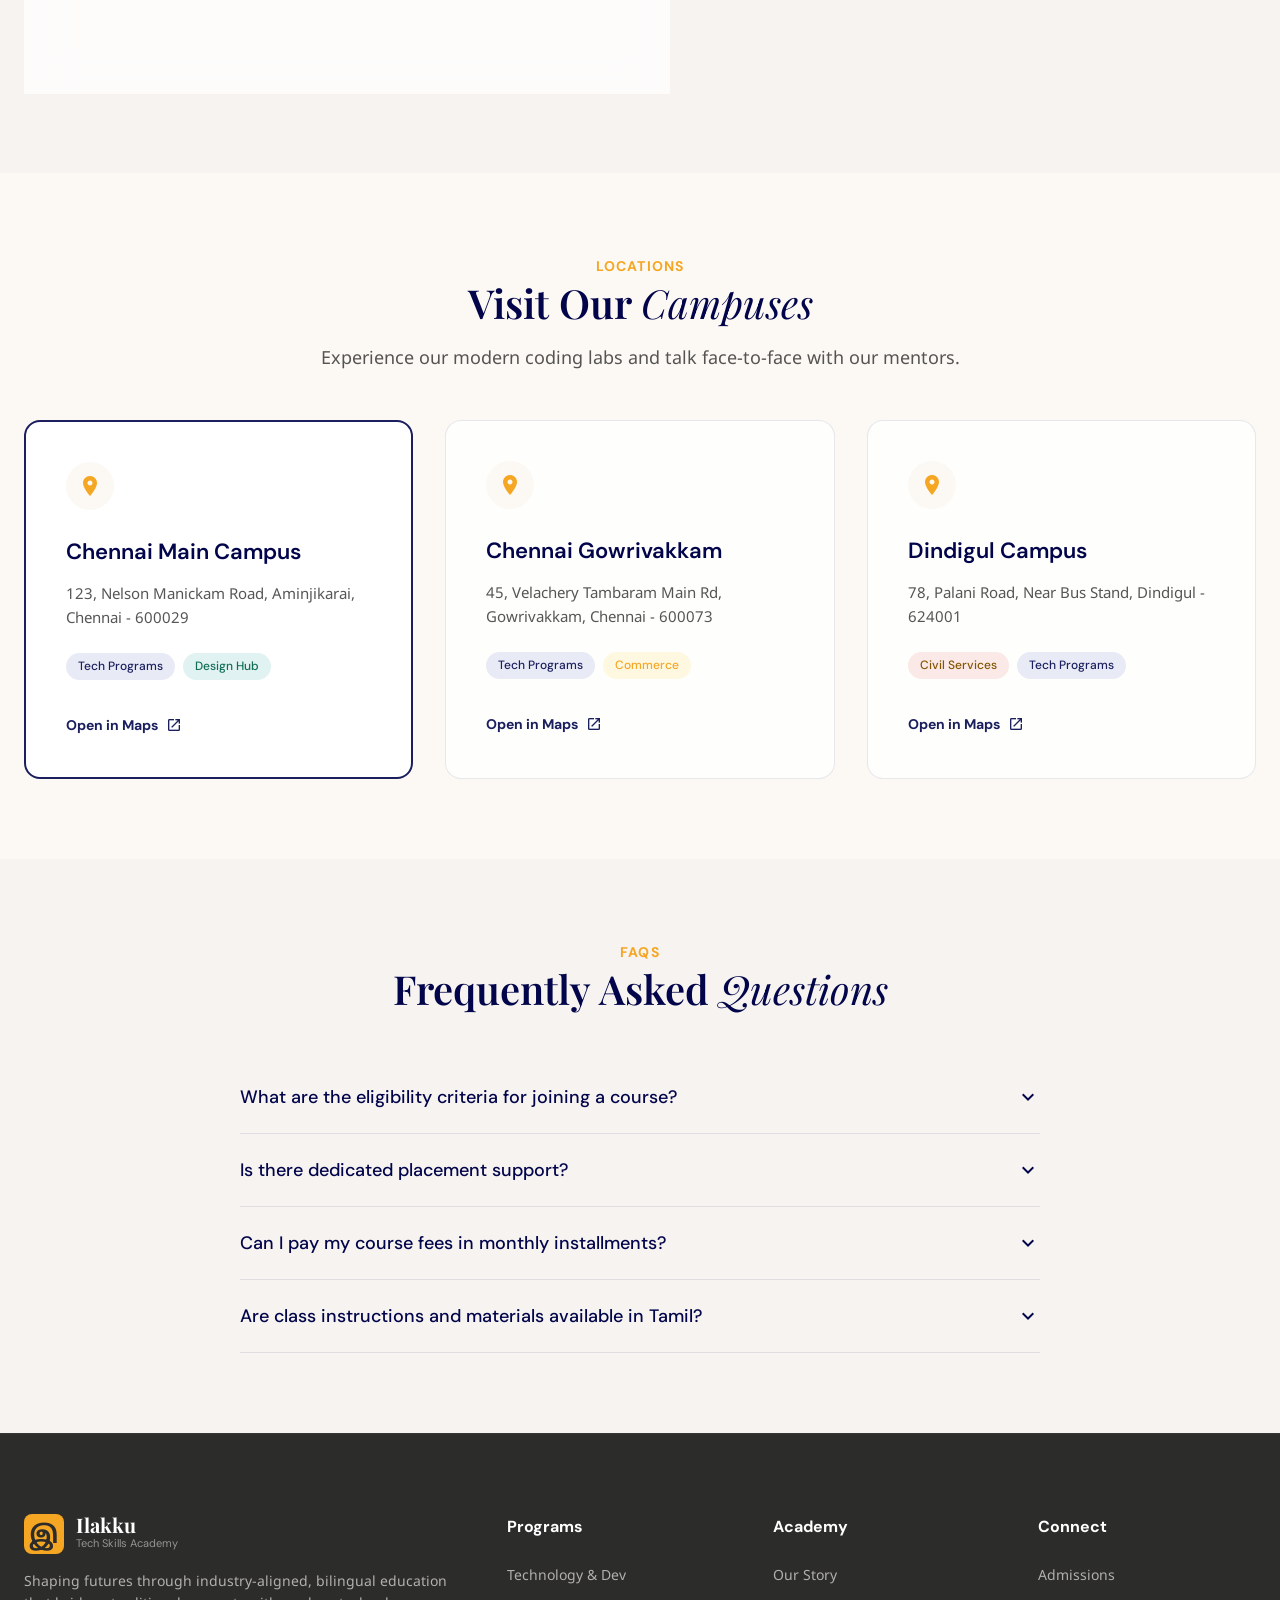
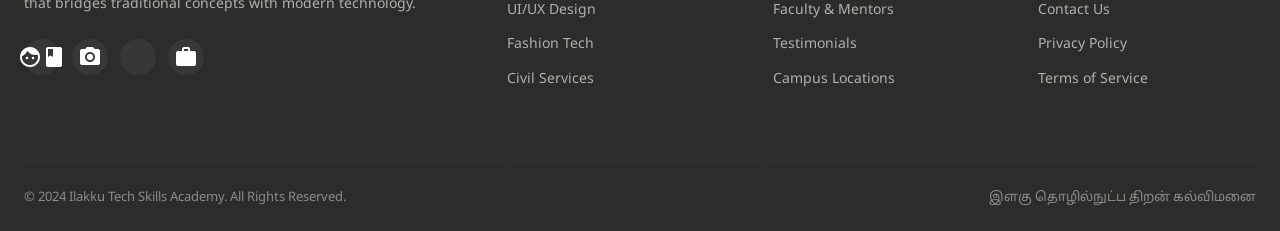
<file: admissions.html>
<!DOCTYPE html>
<html lang="en">
<head>
  <meta charset="utf-8"/>
  <meta content="width=device-width, initial-scale=1.0" name="viewport"/>
  <title>Admissions & Contact | Ilakku Tech Skills Academy</title>
  <meta name="description" content="Get in touch with Ilakku Academy's academic counselors, learn about our simple 4-step enrollment process, explore campuses, and get answers to FAQs."/>
  
  <!-- Preconnect & Fonts -->
  <link href="https://fonts.googleapis.com" rel="preconnect"/>
  <link crossorigin="" href="https://fonts.gstatic.com" rel="preconnect"/>
  <link href="https://fonts.googleapis.com/css2?family=Playfair+Display:ital,wght@0,400;0,600;0,700;1,400&amp;family=DM+Sans:wght@400;500;700&amp;family=Noto+Sans:wght@400;500;700&amp;family=Noto+Sans+Tamil:wght@400;700&amp;display=swap" rel="stylesheet"/>
  
  <!-- Material Icons -->
  <link href="https://fonts.googleapis.com/icon?family=Material+Icons" rel="stylesheet"/>
  
  <!-- Custom Stylesheet -->
  <link href="css/style.css" rel="stylesheet"/>
  
  <style>
    /* Floating WhatsApp Button Style */
    .whatsapp-float {
      position: fixed;
      bottom: 24px;
      right: 24px;
      background-color: #25D366;
      color: white;
      width: 56px;
      height: 56px;
      border-radius: 50%;
      display: flex;
      align-items: center;
      justify-content: center;
      box-shadow: 0 4px 16px rgba(37, 211, 102, 0.3);
      z-index: 999;
      transition: var(--transition-normal);
    }
    .whatsapp-float:hover {
      transform: scale(1.1);
      box-shadow: 0 6px 20px rgba(37, 211, 102, 0.4);
    }
  </style>
</head>
<body>

  <!-- Navigation Bar -->
  <nav class="navbar" id="navbar">
    <div class="nav-container">
      <a class="logo" href="index.html">
        <div class="logo-icon">இ</div>
        <div class="logo-text">
          <span class="logo-main">Ilakku</span>
          <span class="logo-sub">Tech Skills Academy</span>
        </div>
      </a>
      <ul class="nav-links">
        <li><a class="nav-link" href="index.html">Home</a></li>
        <li><a class="nav-link" href="about.html">About</a></li>
        <li><a class="nav-link" href="courses.html">Courses</a></li>
        <li><a class="nav-link active" href="admissions.html">Admissions</a></li>
      </ul>
      <a class="btn-enroll" href="admissions.html">Enroll Now</a>
      <button class="hamburger" id="hamburger" aria-label="Toggle menu">
        <span class="material-icons">menu</span>
      </button>
    </div>
  </nav>

  <!-- Mobile Drawer Menu -->
  <div class="mobile-menu" id="mobileMenu">
    <a class="mobile-link" href="index.html">Home</a>
    <a class="mobile-link" href="about.html">About</a>
    <a class="mobile-link" href="courses.html">Courses</a>
    <a class="mobile-link active" href="admissions.html">Admissions</a>
    <a class="btn-enroll" href="admissions.html" style="text-align: center; margin-top: 12px; display: block; width: 100%;">Enroll Now</a>
  </div>

  <!-- Page Hero -->
  <section class="page-hero">
    <div class="page-hero-bg">
      <div class="blob blob-1"></div>
      <div class="blob blob-2"></div>
    </div>
    <div class="page-hero-content" data-aos="fade-up">
      <h1 class="page-hero-title">Begin Your Journey to <em>Excellence</em></h1>
      <p class="page-hero-desc">Connect with our admissions team to find the program that aligns with your goals. Our advisors are ready to guide you step-by-step.</p>
    </div>
  </section>

  <!-- Process Steps Section -->
  <section class="section">
    <div class="container">
      <div class="section-header">
        <span class="section-eyebrow">How It Works</span>
        <h2 class="section-title">Our Simple <em>4-Step</em> Admission Process</h2>
      </div>
      
      <div class="process-steps" data-aos="fade-up">
        <!-- Step 1 -->
        <div class="process-step">
          <div class="step-num">01</div>
          <div class="step-icon">
            <span class="material-icons">mail_outline</span>
          </div>
          <h4>Submit Inquiry</h4>
          <p>Fill out our short online form with your background and interests.</p>
        </div>
        
        <div class="process-arrow">
          <span class="material-icons">arrow_forward</span>
        </div>
        
        <!-- Step 2 -->
        <div class="process-step">
          <div class="step-num">02</div>
          <div class="step-icon">
            <span class="material-icons">phone_in_talk</span>
          </div>
          <h4>Advisory Call</h4>
          <p>Our academic counselor calls you to discuss goals and course fit.</p>
        </div>
        
        <div class="process-arrow">
          <span class="material-icons">arrow_forward</span>
        </div>
        
        <!-- Step 3 -->
        <div class="process-step">
          <div class="step-num">03</div>
          <div class="step-icon">
            <span class="material-icons">schedule</span>
          </div>
          <h4>Choose Batch</h4>
          <p>Select your campus and choose a weekday or weekend batch schedule.</p>
        </div>
        
        <div class="process-arrow">
          <span class="material-icons">arrow_forward</span>
        </div>
        
        <!-- Step 4 -->
        <div class="process-step">
          <div class="step-num">04</div>
          <div class="step-icon">
            <span class="material-icons">check_circle_outline</span>
          </div>
          <h4>Begin Classes</h4>
          <p>Complete enrollment and unlock your path to career upskilling.</p>
        </div>
      </div>
    </div>
  </section>

  <!-- Inquiry Form & Contact Info -->
  <section class="section why-us" id="contact">
    <div class="container">
      <div class="form-contact-grid">
        
        <!-- Form Column -->
        <div class="form-card glass-card" data-aos="fade-up">
          <h2 class="form-title">Academic Inquiry</h2>
          <p class="form-subtitle">Fill in the details below and we will contact you within 24 hours.</p>
          
          <form id="inquiryForm" onsubmit="event.preventDefault(); showSuccess();">
            <div class="form-row">
              <div class="form-group">
                <label for="fullName">Full Name <span class="req">*</span></label>
                <input type="text" id="fullName" placeholder="Enter your full name" required/>
              </div>
              <div class="form-group">
                <label for="phone">Phone Number <span class="req">*</span></label>
                <input type="tel" id="phone" placeholder="Enter mobile number" required/>
              </div>
            </div>
            
            <div class="form-group">
              <label for="email">Email Address</label>
              <input type="email" id="email" placeholder="name@example.com"/>
            </div>
            
            <div class="form-row">
              <div class="form-group">
                <label for="campus">Preferred Campus <span class="req">*</span></label>
                <div class="select-wrapper">
                  <select id="campus" required>
                    <option value="" disabled selected>Select Campus</option>
                    <option value="chennai">Chennai (Aminjikarai)</option>
                    <option value="gowrivakkam">Chennai (Gowrivakkam)</option>
                    <option value="dindigul">Dindigul Campus</option>
                  </select>
                  <span class="material-icons select-arrow">arrow_drop_down</span>
                </div>
              </div>
              
              <div class="form-group">
                <label for="course">Program of Interest <span class="req">*</span></label>
                <div class="select-wrapper">
                  <select id="course" required>
                    <option value="" disabled selected>Select Program</option>
                    <option value="webdev">Full-Stack Web Dev</option>
                    <option value="uiux">UI/UX Product Design</option>
                    <option value="civil">TNPSC Civil Services</option>
                    <option value="not_sure">Help me choose</option>
                  </select>
                  <span class="material-icons select-arrow">arrow_drop_down</span>
                </div>
              </div>
            </div>
            
            <div class="form-group">
              <label for="message">Your Message / Questions</label>
              <textarea id="message" rows="4" placeholder="How can we help you?"></textarea>
            </div>
            
            <button type="submit" class="btn-primary submit-btn">Send Message <span class="material-icons">send</span></button>
          </form>
          
          <div id="successMessage" class="form-success hidden">
            <span class="material-icons">check_circle</span>
            <h3>Message Sent Successfully!</h3>
            <p>Thank you for reaching out. An academic counselor will contact you shortly.</p>
            <button onclick="resetForm()" class="btn-secondary" style="margin-top: 16px;">Send Another Message</button>
          </div>
        </div>
        
        <!-- Contact Info Column -->
        <div class="contact-info" data-aos="fade-up">
          <h2>Direct Contact</h2>
          <p>Have immediate queries? Contact our helpline directly or walk into our corporate office.</p>
          
          <div class="contact-items">
            <!-- Item 1 -->
            <div class="contact-item">
              <div class="contact-icon">
                <span class="material-icons">phone</span>
              </div>
              <div>
                <h5>Call Us</h5>
                <a href="tel:+919876543210">+91 98765 43210</a>
                <a href="tel:+919876543211">+91 98765 43211</a>
              </div>
            </div>
            
            <!-- Item 2 -->
            <div class="contact-item">
              <div class="contact-icon">
                <span class="material-icons">email</span>
              </div>
              <div>
                <h5>Email Admissions</h5>
                <a href="mailto:admissions@ilakku.in">admissions@ilakku.in</a>
                <a href="mailto:info@ilakku.in">info@ilakku.in</a>
              </div>
            </div>
            
            <!-- Item 3 -->
            <div class="contact-item">
              <div class="contact-icon">
                <span class="material-icons">schedule</span>
              </div>
              <div>
                <h5>Working Hours</h5>
                <p>Monday - Saturday: 9:00 AM - 6:00 PM</p>
                <p>Sunday: Closed</p>
              </div>
            </div>
          </div>
          
          <div class="glass-card" style="padding: 24px; border-radius: var(--radius-md);">
            <h4 style="font-family: var(--font-subheading); font-size: 16px; margin-bottom: 8px;">WhatsApp Helpline</h4>
            <p style="font-size: 14px; opacity: 0.8; margin-bottom: 12px;">Get instant updates and counselor connectivity over chat.</p>
            <a class="whatsapp-link" href="https://wa.me/919876543210" target="_blank" rel="noopener noreferrer">
              <span class="material-icons" style="vertical-align: middle; font-size: 18px; margin-right: 4px;">chat</span> Chat on WhatsApp
            </a>
          </div>
        </div>
        
      </div>
    </div>
  </section>

  <!-- Campuses Section -->
  <section class="section" id="campuses">
    <div class="container">
      <div class="section-header">
        <span class="section-eyebrow">Locations</span>
        <h2 class="section-title">Visit Our <em>Campuses</em></h2>
        <p class="section-desc">Experience our modern coding labs and talk face-to-face with our mentors.</p>
      </div>
      
      <div class="campus-grid">
        <!-- Chennai Main -->
        <div class="campus-card featured-campus" data-aos="fade-up">
          <div class="campus-map-icon">
            <span class="material-icons">place</span>
          </div>
          <h3>Chennai Main Campus</h3>
          <p class="campus-address">123, Nelson Manickam Road, Aminjikarai, Chennai - 600029</p>
          <div class="campus-tags">
            <span class="tag indigo-tag">Tech Programs</span>
            <span class="tag teal-tag">Design Hub</span>
          </div>
          <a class="campus-link" href="https://maps.google.com" target="_blank" rel="noopener noreferrer">Open in Maps <span class="material-icons">open_in_new</span></a>
        </div>
        
        <!-- Gowrivakkam -->
        <div class="campus-card" data-aos="fade-up">
          <div class="campus-map-icon">
            <span class="material-icons">place</span>
          </div>
          <h3>Chennai Gowrivakkam</h3>
          <p class="campus-address">45, Velachery Tambaram Main Rd, Gowrivakkam, Chennai - 600073</p>
          <div class="campus-tags">
            <span class="tag indigo-tag">Tech Programs</span>
            <span class="tag amber-tag">Commerce</span>
          </div>
          <a class="campus-link" href="https://maps.google.com" target="_blank" rel="noopener noreferrer">Open in Maps <span class="material-icons">open_in_new</span></a>
        </div>
        
        <!-- Dindigul -->
        <div class="campus-card" data-aos="fade-up">
          <div class="campus-map-icon">
            <span class="material-icons">place</span>
          </div>
          <h3>Dindigul Campus</h3>
          <p class="campus-address">78, Palani Road, Near Bus Stand, Dindigul - 624001</p>
          <div class="campus-tags">
            <span class="tag saffron-tag" style="background-color: #fbe9e7; color: var(--secondary-saffron-dark);">Civil Services</span>
            <span class="tag indigo-tag">Tech Programs</span>
          </div>
          <a class="campus-link" href="https://maps.google.com" target="_blank" rel="noopener noreferrer">Open in Maps <span class="material-icons">open_in_new</span></a>
        </div>
      </div>
    </div>
  </section>

  <!-- FAQ Accordion Section -->
  <section class="section why-us">
    <div class="container">
      <div class="section-header">
        <span class="section-eyebrow">FAQs</span>
        <h2 class="section-title">Frequently Asked <em>Questions</em></h2>
      </div>
      
      <div class="faq-list">
        <!-- FAQ 1 -->
        <div class="faq-item" data-aos="fade-up">
          <button class="faq-question">
            <span>What are the eligibility criteria for joining a course?</span>
            <span class="material-icons faq-arrow">expand_more</span>
          </button>
          <div class="faq-answer">
            <p>Our courses are designed for beginners as well as working professionals. Basic computer literacy is helpful, but we start teaching all tech and design concepts completely from scratch. No prior coding background is required.</p>
          </div>
        </div>
        
        <!-- FAQ 2 -->
        <div class="faq-item" data-aos="fade-up">
          <button class="faq-question">
            <span>Is there dedicated placement support?</span>
            <span class="material-icons faq-arrow">expand_more</span>
          </button>
          <div class="faq-answer">
            <p>Yes. We have a dedicated placement cell that works with our students on portfolio reviews, resume building, mock interviews, and provides direct interview opportunities with hiring partners in Chennai and Bangalore.</p>
          </div>
        </div>
        
        <!-- FAQ 3 -->
        <div class="faq-item" data-aos="fade-up">
          <button class="faq-question">
            <span>Can I pay my course fees in monthly installments?</span>
            <span class="material-icons faq-arrow">expand_more</span>
          </button>
          <div class="faq-answer">
            <p>Absolutely. We offer flexible, zero-cost EMI installment options for all our long-term courses, allowing students to pay in comfortable monthly installments during the course duration.</p>
          </div>
        </div>
        
        <!-- FAQ 4 -->
        <div class="faq-item" data-aos="fade-up">
          <button class="faq-question">
            <span>Are class instructions and materials available in Tamil?</span>
            <span class="material-icons faq-arrow">expand_more</span>
          </button>
          <div class="faq-answer">
            <p>Yes. We follow a unique bilingual learning methodology (English and Tamil mixed) in class discussions to ensure complete conceptual clarity, while student materials and projects are aligned with global industry English standards.</p>
          </div>
        </div>
      </div>
    </div>
  </section>

  <!-- Footer -->
  <footer class="footer">
    <div class="container">
      <div class="footer-grid">
        <div class="footer-brand">
          <a class="logo" href="index.html" style="color: #ffffff;">
            <div class="logo-icon" style="background-color: var(--secondary-saffron); color: var(--text-charcoal);">இ</div>
            <div class="logo-text">
              <span class="logo-main" style="color: #ffffff;">Ilakku</span>
              <span class="logo-sub" style="color: rgba(255,255,255,0.7);">Tech Skills Academy</span>
            </div>
          </a>
          <p>Shaping futures through industry-aligned, bilingual education that bridges traditional concepts with modern technology.</p>
          <div class="social-links">
            <a class="social-btn" href="#" aria-label="Facebook"><span class="material-icons">facebook</span></a>
            <a class="social-btn" href="#" aria-label="Instagram"><span class="material-icons">photo_camera</span></a>
            <a class="social-btn" href="#" aria-label="YouTube"><span class="material-icons">play_circle</span></a>
            <a class="social-btn" href="#" aria-label="LinkedIn"><span class="material-icons">work</span></a>
          </div>
        </div>
        
        <div class="footer-links-col">
          <h4>Programs</h4>
          <a href="courses.html">Technology & Dev</a>
          <a href="courses.html">UI/UX Design</a>
          <a href="courses.html">Fashion Tech</a>
          <a href="courses.html">Civil Services</a>
        </div>
        
        <div class="footer-links-col">
          <h4>Academy</h4>
          <a href="about.html">Our Story</a>
          <a href="about.html#faculty">Faculty & Mentors</a>
          <a href="about.html#testimonials">Testimonials</a>
          <a href="admissions.html#campuses">Campus Locations</a>
        </div>
        
        <div class="footer-links-col">
          <h4>Connect</h4>
          <a href="admissions.html">Admissions</a>
          <a href="admissions.html#contact">Contact Us</a>
          <a href="#">Privacy Policy</a>
          <a href="#">Terms of Service</a>
        </div>
      </div>
      
      <div class="footer-bottom">
        <span>© 2024 Ilakku Tech Skills Academy. All Rights Reserved.</span>
        <span class="footer-tamil">இளகு தொழில்நுட்ப திறன் கல்விமனை</span>
      </div>
    </div>
  </footer>

  <!-- Floating WhatsApp Button -->
  <a class="whatsapp-float" href="https://wa.me/919876543210" target="_blank" rel="noopener noreferrer" aria-label="Chat on WhatsApp">
    <svg viewBox="0 0 24 24" width="28" height="28" fill="currentColor">
      <path d="M12.031 6.172c-3.203 0-5.807 2.604-5.807 5.807 0 1.277.414 2.453 1.114 3.414l-.73 2.661 2.723-.715a5.772 5.772 0 002.7 1.08h.001c3.203 0 5.807-2.604 5.807-5.807 0-3.203-2.604-5.807-5.807-5.807zm3.11 7.922c-.172.484-.87.892-1.22.95-.312.052-.716.096-1.127-.036-.254-.082-.572-.2-.976-.375-1.722-.746-2.85-2.493-2.936-2.607-.085-.114-.693-.923-.693-1.76 0-.837.427-1.25.58-.142.152-.108.254-.15.339-.1.085-.05.17-.1.255-.05.085-.102.17-.152.255-.17.426-.92 1.488-.95 1.547-.113.114-.227.126-.398.042-.17-.085-.722-.266-1.376-.849-.508-.452-.851-1.01-.951-1.18-.1-.17-.01-.262.076-.347.077-.076.17-.2.256-.298.085-.098.113-.17.17-.284.056-.114.028-.213-.014-.298-.043-.085-.386-.928-.529-1.273-.14-.336-.282-.29-.387-.294-.1-.002-.213-.002-.328-.002a.63.63 0 00-.457.213c-.157.17-.6.586-.6 1.43 0 .843.614 1.657.7 1.771.086.114 1.206 1.844 2.923 2.586.408.176.727.28.976.36.41.13.784.11 1.077.068.328-.047 1.013-.414 1.155-.812z"/>
    </svg>
  </a>

  <!-- Scripts -->
  <script src="js/main.js"></script>
  
  <script>
    // FAQ Accordion Toggle
    document.addEventListener('DOMContentLoaded', () => {
      const faqQuestions = document.querySelectorAll('.faq-question');
      
      faqQuestions.forEach(btn => {
        btn.addEventListener('click', () => {
          const item = btn.closest('.faq-item');
          const isOpen = item.classList.contains('open');
          
          // Close all FAQ items
          document.querySelectorAll('.faq-item').forEach(i => i.classList.remove('open'));
          
          // If the clicked one wasn't open, open it
          if (!isOpen) {
            item.classList.add('open');
          }
        });
      });
    });

    // Form success mock submission handler
    function showSuccess() {
      document.getElementById('inquiryForm').classList.add('hidden');
      document.getElementById('successMessage').classList.remove('hidden');
    }

    function resetForm() {
      document.getElementById('inquiryForm').reset();
      document.getElementById('inquiryForm').classList.remove('hidden');
      document.getElementById('successMessage').classList.add('hidden');
    }
  </script>
</body>
</html>
</file>
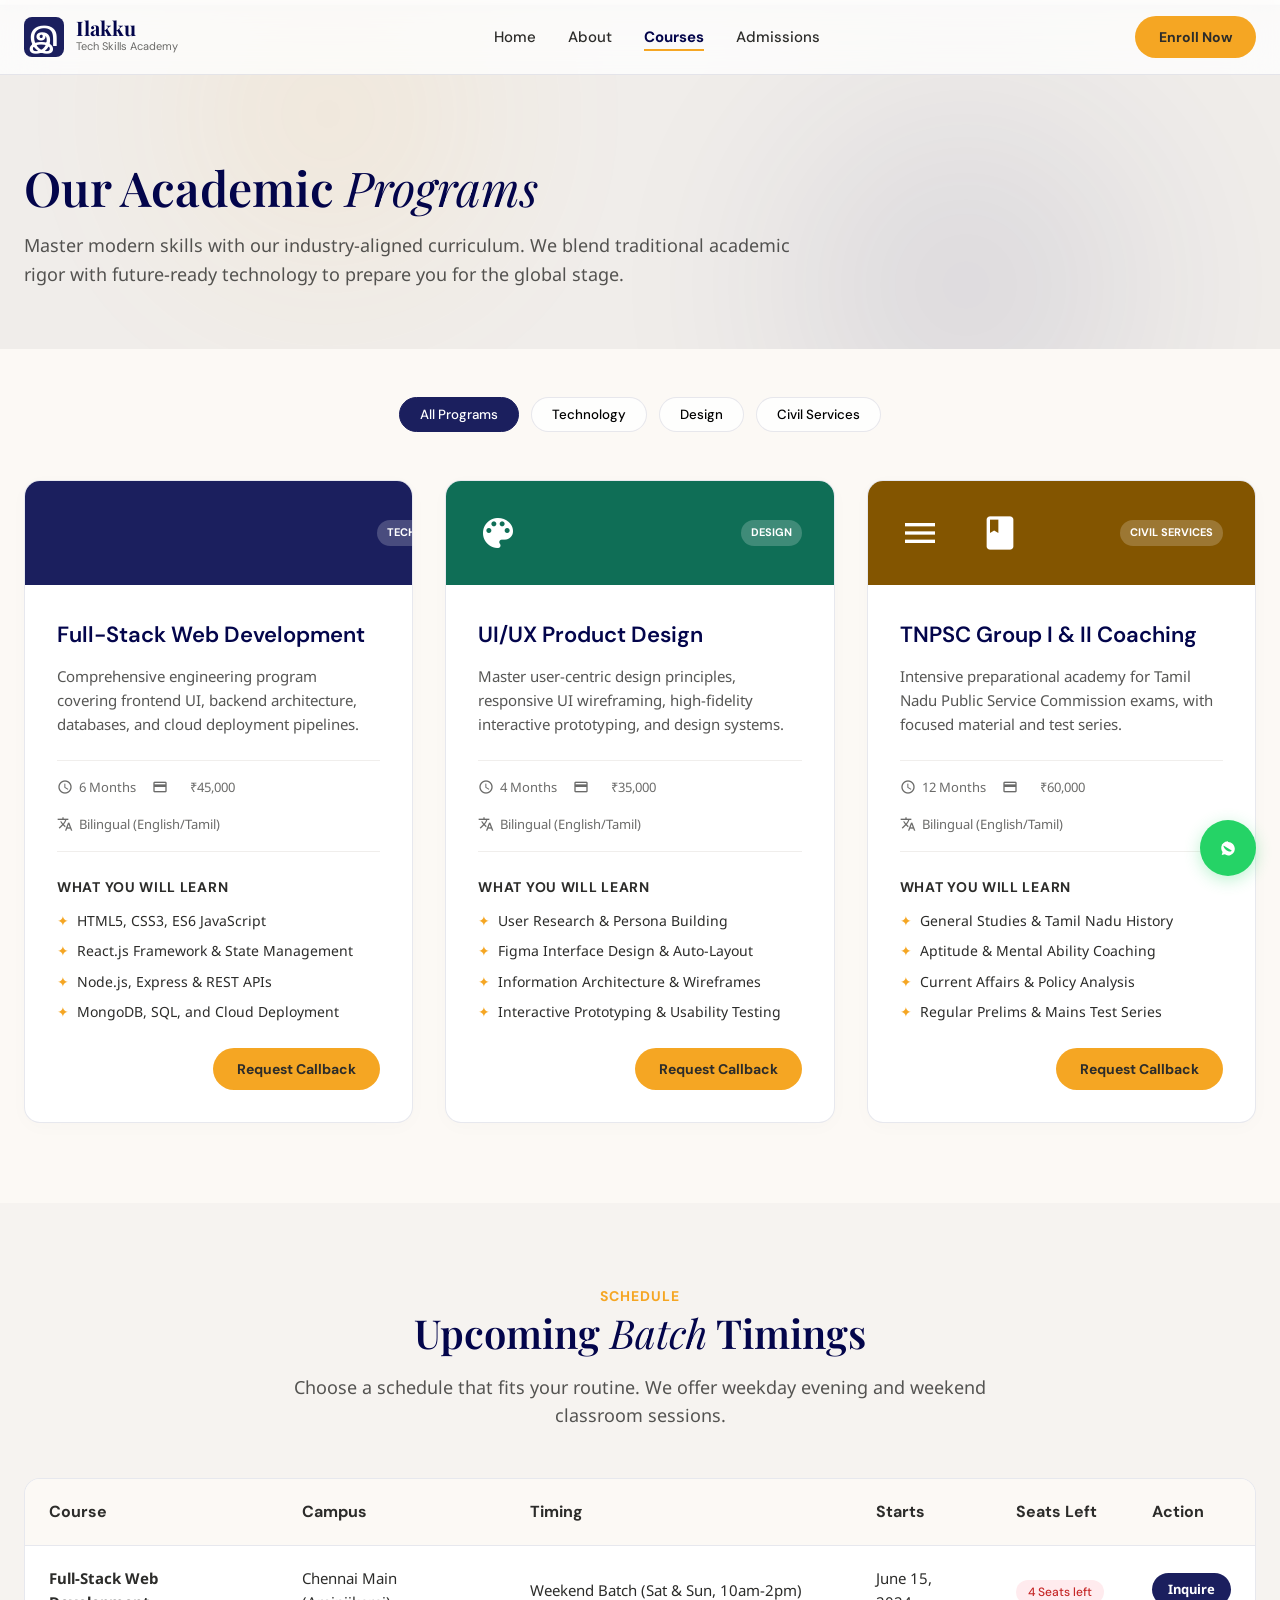
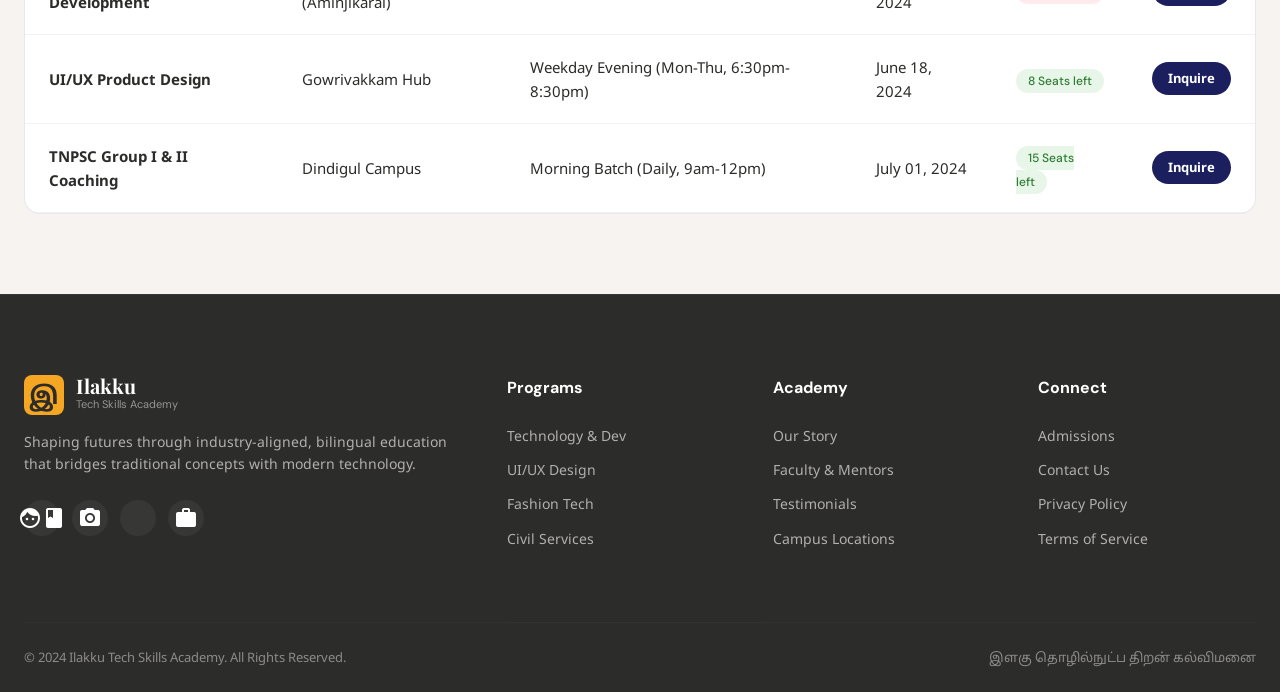
<file: courses.html>
<!DOCTYPE html>
<html lang="en">
<head>
  <meta charset="utf-8"/>
  <meta content="width=device-width, initial-scale=1.0" name="viewport"/>
  <title>Courses & Programs | Ilakku Tech Skills Academy</title>
  <meta name="description" content="Explore our industry-aligned, bilingual courses in technology, UI/UX product design, fashion tech, and TNPSC civil services coaching."/>
  
  <!-- Preconnect & Fonts -->
  <link href="https://fonts.googleapis.com" rel="preconnect"/>
  <link crossorigin="" href="https://fonts.gstatic.com" rel="preconnect"/>
  <link href="https://fonts.googleapis.com/css2?family=Playfair+Display:ital,wght@0,400;0,600;0,700;1,400&amp;family=DM+Sans:wght@400;500;700&amp;family=Noto+Sans:wght@400;500;700&amp;family=Noto+Sans+Tamil:wght@400;700&amp;display=swap" rel="stylesheet"/>
  
  <!-- Material Icons -->
  <link href="https://fonts.googleapis.com/icon?family=Material+Icons" rel="stylesheet"/>
  
  <!-- Custom Stylesheet -->
  <link href="css/style.css" rel="stylesheet"/>
  
  <style>
    /* Floating WhatsApp Button Style */
    .whatsapp-float {
      position: fixed;
      bottom: 24px;
      right: 24px;
      background-color: #25D366;
      color: white;
      width: 56px;
      height: 56px;
      border-radius: 50%;
      display: flex;
      align-items: center;
      justify-content: center;
      box-shadow: 0 4px 16px rgba(37, 211, 102, 0.3);
      z-index: 999;
      transition: var(--transition-normal);
    }
    .whatsapp-float:hover {
      transform: scale(1.1);
      box-shadow: 0 6px 20px rgba(37, 211, 102, 0.4);
    }
  </style>
</head>
<body>

  <!-- Navigation Bar -->
  <nav class="navbar" id="navbar">
    <div class="nav-container">
      <a class="logo" href="index.html">
        <div class="logo-icon">இ</div>
        <div class="logo-text">
          <span class="logo-main">Ilakku</span>
          <span class="logo-sub">Tech Skills Academy</span>
        </div>
      </a>
      <ul class="nav-links">
        <li><a class="nav-link" href="index.html">Home</a></li>
        <li><a class="nav-link" href="about.html">About</a></li>
        <li><a class="nav-link active" href="courses.html">Courses</a></li>
        <li><a class="nav-link" href="admissions.html">Admissions</a></li>
      </ul>
      <a class="btn-enroll" href="admissions.html">Enroll Now</a>
      <button class="hamburger" id="hamburger" aria-label="Toggle menu">
        <span class="material-icons">menu</span>
      </button>
    </div>
  </nav>

  <!-- Mobile Drawer Menu -->
  <div class="mobile-menu" id="mobileMenu">
    <a class="mobile-link" href="index.html">Home</a>
    <a class="mobile-link" href="about.html">About</a>
    <a class="mobile-link active" href="courses.html">Courses</a>
    <a class="mobile-link" href="admissions.html">Admissions</a>
    <a class="btn-enroll" href="admissions.html" style="text-align: center; margin-top: 12px; display: block; width: 100%;">Enroll Now</a>
  </div>

  <!-- Page Hero -->
  <section class="page-hero">
    <div class="page-hero-bg">
      <div class="blob blob-1"></div>
      <div class="blob blob-2"></div>
    </div>
    <div class="page-hero-content" data-aos="fade-up">
      <h1 class="page-hero-title">Our Academic <em>Programs</em></h1>
      <p class="page-hero-desc">Master modern skills with our industry-aligned curriculum. We blend traditional academic rigor with future-ready technology to prepare you for the global stage.</p>
    </div>
  </section>

  <!-- Sticky Filter Bar Section -->
  <section class="section" style="padding-top: 24px; padding-bottom: 24px;">
    <div class="container">
      <div class="filter-tabs">
        <button class="filter-tab active" data-category="all">All Programs</button>
        <button class="filter-tab" data-category="tech">Technology</button>
        <button class="filter-tab" data-category="design">Design</button>
        <button class="filter-tab" data-category="civil">Civil Services</button>
      </div>
    </div>
  </section>

  <!-- Course Catalog Grid -->
  <section class="section" style="padding-top: 0;">
    <div class="container">
      <div class="courses-grid">
        
        <!-- Course Card 1: Tech -->
        <div class="course-card" data-category="tech" data-aos="fade-up">
          <div class="course-card-header" style="background-color: var(--primary-indigo);">
            <span class="material-icons course-icon">terminal</span>
            <span class="course-tag" style="background-color: rgba(255,255,255,0.2); color: #ffffff;">Technology</span>
          </div>
          <div class="course-card-body">
            <h3>Full-Stack Web Development</h3>
            <p>Comprehensive engineering program covering frontend UI, backend architecture, databases, and cloud deployment pipelines.</p>
            <div class="course-meta">
              <span><span class="material-icons">schedule</span> 6 Months</span>
              <span><span class="material-icons">payments</span> ₹45,000</span>
              <span><span class="material-icons">translate</span> Bilingual (English/Tamil)</span>
            </div>
            <div class="course-curriculum">
              <h5>What You Will Learn</h5>
              <ul>
                <li>HTML5, CSS3, ES6 JavaScript</li>
                <li>React.js Framework & State Management</li>
                <li>Node.js, Express & REST APIs</li>
                <li>MongoDB, SQL, and Cloud Deployment</li>
              </ul>
            </div>
            <div style="margin-top: auto; padding-top: 24px; display: flex; justify-content: flex-end;">
              <a class="btn-enroll" href="admissions.html" style="font-size: 14px; padding: 10px 24px;">Request Callback</a>
            </div>
          </div>
        </div>

        <!-- Course Card 2: Design -->
        <div class="course-card" data-category="design" data-aos="fade-up">
          <div class="course-card-header" style="background-color: var(--highlight-teal);">
            <span class="material-icons course-icon">palette</span>
            <span class="course-tag" style="background-color: rgba(255,255,255,0.2); color: #ffffff;">Design</span>
          </div>
          <div class="course-card-body">
            <h3>UI/UX Product Design</h3>
            <p>Master user-centric design principles, responsive UI wireframing, high-fidelity interactive prototyping, and design systems.</p>
            <div class="course-meta">
              <span><span class="material-icons">schedule</span> 4 Months</span>
              <span><span class="material-icons">payments</span> ₹35,000</span>
              <span><span class="material-icons">translate</span> Bilingual (English/Tamil)</span>
            </div>
            <div class="course-curriculum">
              <h5>What You Will Learn</h5>
              <ul>
                <li>User Research & Persona Building</li>
                <li>Figma Interface Design & Auto-Layout</li>
                <li>Information Architecture & Wireframes</li>
                <li>Interactive Prototyping & Usability Testing</li>
              </ul>
            </div>
            <div style="margin-top: auto; padding-top: 24px; display: flex; justify-content: flex-end;">
              <a class="btn-enroll" href="admissions.html" style="font-size: 14px; padding: 10px 24px;">Request Callback</a>
            </div>
          </div>
        </div>

        <!-- Course Card 3: Civil Services -->
        <div class="course-card" data-category="civil" data-aos="fade-up">
          <div class="course-card-header" style="background-color: var(--secondary-saffron-dark);">
            <span class="material-icons course-icon">menu_book</span>
            <span class="course-tag" style="background-color: rgba(255,255,255,0.2); color: #ffffff;">Civil Services</span>
          </div>
          <div class="course-card-body">
            <h3>TNPSC Group I & II Coaching</h3>
            <p>Intensive preparational academy for Tamil Nadu Public Service Commission exams, with focused material and test series.</p>
            <div class="course-meta">
              <span><span class="material-icons">schedule</span> 12 Months</span>
              <span><span class="material-icons">payments</span> ₹60,000</span>
              <span><span class="material-icons">translate</span> Bilingual (English/Tamil)</span>
            </div>
            <div class="course-curriculum">
              <h5>What You Will Learn</h5>
              <ul>
                <li>General Studies & Tamil Nadu History</li>
                <li>Aptitude & Mental Ability Coaching</li>
                <li>Current Affairs & Policy Analysis</li>
                <li>Regular Prelims & Mains Test Series</li>
              </ul>
            </div>
            <div style="margin-top: auto; padding-top: 24px; display: flex; justify-content: flex-end;">
              <a class="btn-enroll" href="admissions.html" style="font-size: 14px; padding: 10px 24px;">Request Callback</a>
            </div>
          </div>
        </div>

      </div>
    </div>
  </section>

  <!-- Upcoming Batches Schedule Table -->
  <section class="section why-us">
    <div class="container">
      <div class="section-header">
        <span class="section-eyebrow">Schedule</span>
        <h2 class="section-title">Upcoming <em>Batch</em> Timings</h2>
        <p class="section-desc">Choose a schedule that fits your routine. We offer weekday evening and weekend classroom sessions.</p>
      </div>
      
      <div class="batches-table-wrapper" data-aos="fade-up">
        <table class="batches-table">
          <thead>
            <tr>
              <th>Course</th>
              <th>Campus</th>
              <th>Timing</th>
              <th>Starts</th>
              <th>Seats Left</th>
              <th>Action</th>
            </tr>
          </thead>
          <tbody>
            <tr>
              <td><strong>Full-Stack Web Development</strong></td>
              <td>Chennai Main (Aminjikarai)</td>
              <td>Weekend Batch (Sat & Sun, 10am-2pm)</td>
              <td>June 15, 2024</td>
              <td><span class="seats-badge urgent">4 Seats left</span></td>
              <td><a class="btn-small" href="admissions.html">Inquire</a></td>
            </tr>
            <tr>
              <td><strong>UI/UX Product Design</strong></td>
              <td>Gowrivakkam Hub</td>
              <td>Weekday Evening (Mon-Thu, 6:30pm-8:30pm)</td>
              <td>June 18, 2024</td>
              <td><span class="seats-badge">8 Seats left</span></td>
              <td><a class="btn-small" href="admissions.html">Inquire</a></td>
            </tr>
            <tr>
              <td><strong>TNPSC Group I & II Coaching</strong></td>
              <td>Dindigul Campus</td>
              <td>Morning Batch (Daily, 9am-12pm)</td>
              <td>July 01, 2024</td>
              <td><span class="seats-badge">15 Seats left</span></td>
              <td><a class="btn-small" href="admissions.html">Inquire</a></td>
            </tr>
          </tbody>
        </table>
      </div>
    </div>
  </section>

  <!-- Footer -->
  <footer class="footer">
    <div class="container">
      <div class="footer-grid">
        <div class="footer-brand">
          <a class="logo" href="index.html" style="color: #ffffff;">
            <div class="logo-icon" style="background-color: var(--secondary-saffron); color: var(--text-charcoal);">இ</div>
            <div class="logo-text">
              <span class="logo-main" style="color: #ffffff;">Ilakku</span>
              <span class="logo-sub" style="color: rgba(255,255,255,0.7);">Tech Skills Academy</span>
            </div>
          </a>
          <p>Shaping futures through industry-aligned, bilingual education that bridges traditional concepts with modern technology.</p>
          <div class="social-links">
            <a class="social-btn" href="#" aria-label="Facebook"><span class="material-icons">facebook</span></a>
            <a class="social-btn" href="#" aria-label="Instagram"><span class="material-icons">photo_camera</span></a>
            <a class="social-btn" href="#" aria-label="YouTube"><span class="material-icons">play_circle</span></a>
            <a class="social-btn" href="#" aria-label="LinkedIn"><span class="material-icons">work</span></a>
          </div>
        </div>
        
        <div class="footer-links-col">
          <h4>Programs</h4>
          <a href="courses.html">Technology & Dev</a>
          <a href="courses.html">UI/UX Design</a>
          <a href="courses.html">Fashion Tech</a>
          <a href="courses.html">Civil Services</a>
        </div>
        
        <div class="footer-links-col">
          <h4>Academy</h4>
          <a href="about.html">Our Story</a>
          <a href="about.html#faculty">Faculty & Mentors</a>
          <a href="about.html#testimonials">Testimonials</a>
          <a href="admissions.html#campuses">Campus Locations</a>
        </div>
        
        <div class="footer-links-col">
          <h4>Connect</h4>
          <a href="admissions.html">Admissions</a>
          <a href="admissions.html#contact">Contact Us</a>
          <a href="#">Privacy Policy</a>
          <a href="#">Terms of Service</a>
        </div>
      </div>
      
      <div class="footer-bottom">
        <span>© 2024 Ilakku Tech Skills Academy. All Rights Reserved.</span>
        <span class="footer-tamil">இளகு தொழில்நுட்ப திறன் கல்விமனை</span>
      </div>
    </div>
  </footer>

  <!-- Floating WhatsApp Button -->
  <a class="whatsapp-float" href="https://wa.me/919876543210" target="_blank" rel="noopener noreferrer" aria-label="Chat on WhatsApp">
    <svg viewBox="0 0 24 24" width="28" height="28" fill="currentColor">
      <path d="M12.031 6.172c-3.203 0-5.807 2.604-5.807 5.807 0 1.277.414 2.453 1.114 3.414l-.73 2.661 2.723-.715a5.772 5.772 0 002.7 1.08h.001c3.203 0 5.807-2.604 5.807-5.807 0-3.203-2.604-5.807-5.807-5.807zm3.11 7.922c-.172.484-.87.892-1.22.95-.312.052-.716.096-1.127-.036-.254-.082-.572-.2-.976-.375-1.722-.746-2.85-2.493-2.936-2.607-.085-.114-.693-.923-.693-1.76 0-.837.427-1.25.58-.142.152-.108.254-.15.339-.1.085-.05.17-.1.255-.05.085-.102.17-.152.255-.17.426-.92 1.488-.95 1.547-.113.114-.227.126-.398.042-.17-.085-.722-.266-1.376-.849-.508-.452-.851-1.01-.951-1.18-.1-.17-.01-.262.076-.347.077-.076.17-.2.256-.298.085-.098.113-.17.17-.284.056-.114.028-.213-.014-.298-.043-.085-.386-.928-.529-1.273-.14-.336-.282-.29-.387-.294-.1-.002-.213-.002-.328-.002a.63.63 0 00-.457.213c-.157.17-.6.586-.6 1.43 0 .843.614 1.657.7 1.771.086.114 1.206 1.844 2.923 2.586.408.176.727.28.976.36.41.13.784.11 1.077.068.328-.047 1.013-.414 1.155-.812z"/>
    </svg>
  </a>

  <!-- Scripts -->
  <script src="js/main.js"></script>
  <script>
    // Tab Filter Logic
    document.addEventListener('DOMContentLoaded', () => {
      const tabs = document.querySelectorAll('.filter-tab');
      const cards = document.querySelectorAll('.course-card');
      
      tabs.forEach(tab => {
        tab.addEventListener('click', () => {
          tabs.forEach(t => t.classList.remove('active'));
          tab.classList.add('active');
          
          const category = tab.getAttribute('data-category');
          
          cards.forEach(card => {
            if (category === 'all' || card.getAttribute('data-category') === category) {
              card.style.display = 'flex';
            } else {
              card.style.display = 'none';
            }
          });
        });
      });
    });
  </script>
</body>
</html>
</file>
<file: css/style.css>
/* ==========================================================================
   DESIGN SYSTEM & VARIABLES (Based on Stitch Project Design System)
   ========================================================================== */
:root {
  /* Colors */
  --primary-indigo: #1b1f5e;
  --primary-indigo-dark: #03054b;
  --secondary-saffron: #f5a623;
  --secondary-saffron-dark: #835500;
  --highlight-teal: #0f6e56;
  --highlight-teal-dark: #00513e;
  --bg-soft-ivory: #fcf9f5;
  --text-charcoal: #2c2c2a;
  
  /* Glassmorphic Tones */
  --glass-bg: rgba(255, 255, 255, 0.75);
  --glass-border: rgba(27, 31, 94, 0.1);
  --glass-blur: 20px;
  
  /* Typography */
  --font-headline: 'Playfair Display', serif;
  --font-subheading: 'DM Sans', sans-serif;
  --font-body: 'Noto Sans', 'Noto Sans Tamil', sans-serif;

  /* Shapes */
  --radius-sm: 4px;
  --radius-default: 8px;
  --radius-md: 12px;
  --radius-lg: 16px;
  --radius-pill: 9999px;
  
  /* Transitions */
  --transition-fast: 0.2s ease;
  --transition-normal: 0.3s cubic-bezier(0.4, 0, 0.2, 1);
}

/* ==========================================================================
   RESET & BASE STYLES
   ========================================================================== */
* {
  margin: 0;
  padding: 0;
  box-sizing: border-box;
}

body {
  font-family: var(--font-body);
  background-color: var(--bg-soft-ivory);
  color: var(--text-charcoal);
  line-height: 1.6;
  overflow-x: hidden;
}

h1, h2, h3, h4, em {
  font-family: var(--font-headline);
  font-weight: 600;
  color: var(--primary-indigo-dark);
}

h1 em, h2 em {
  font-style: italic;
  font-weight: 400;
}

a {
  text-decoration: none;
  color: inherit;
  transition: var(--transition-fast);
}

ul {
  list-style: none;
}

img {
  max-width: 100%;
  height: auto;
  border-radius: var(--radius-lg);
}

.container {
  width: 100%;
  max-width: 1280px;
  margin: 0 auto;
  padding: 0 24px;
}

.section {
  padding: 80px 0;
}

/* ==========================================================================
   TYPOGRAPHY UTILITIES
   ========================================================================== */
.section-header {
  text-align: center;
  margin-bottom: 48px;
  max-width: 700px;
  margin-left: auto;
  margin-right: auto;
}

.section-eyebrow {
  font-family: var(--font-subheading);
  font-weight: 700;
  font-size: 14px;
  letter-spacing: 0.08em;
  text-transform: uppercase;
  color: var(--secondary-saffron);
  margin-bottom: 12px;
}

.section-title {
  font-size: 40px;
  line-height: 1.2;
}

.section-desc {
  margin-top: 16px;
  font-size: 18px;
  color: var(--text-charcoal);
  opacity: 0.8;
}

/* ==========================================================================
   BUTTONS
   ========================================================================== */
.btn-primary {
  display: inline-flex;
  align-items: center;
  gap: 8px;
  background-color: var(--secondary-saffron);
  color: var(--text-charcoal);
  font-family: var(--font-subheading);
  font-weight: 700;
  padding: 12px 28px;
  border-radius: var(--radius-pill);
  box-shadow: 0 4px 14px rgba(245, 166, 35, 0.3);
  border: none;
  cursor: pointer;
}

.btn-primary:hover {
  background-color: #e09419;
  transform: translateY(-2px);
}

.btn-secondary {
  display: inline-flex;
  align-items: center;
  gap: 8px;
  border: 1px solid var(--primary-indigo);
  color: var(--primary-indigo);
  font-family: var(--font-subheading);
  font-weight: 500;
  padding: 12px 28px;
  border-radius: var(--radius-pill);
}

.btn-secondary:hover {
  background-color: var(--primary-indigo);
  color: #fff;
}

.btn-primary-light {
  display: inline-flex;
  align-items: center;
  gap: 8px;
  background-color: #ffffff;
  color: var(--primary-indigo-dark);
  font-family: var(--font-subheading);
  font-weight: 700;
  padding: 12px 28px;
  border-radius: var(--radius-pill);
  box-shadow: 0 4px 14px rgba(255, 255, 255, 0.2);
}

.btn-primary-light:hover {
  background-color: var(--bg-soft-ivory);
  transform: translateY(-2px);
}

.btn-ghost-light {
  display: inline-flex;
  align-items: center;
  gap: 8px;
  border: 1px solid #ffffff;
  color: #ffffff;
  font-family: var(--font-subheading);
  font-weight: 500;
  padding: 12px 28px;
  border-radius: var(--radius-pill);
}

.btn-ghost-light:hover {
  background-color: #ffffff;
  color: var(--primary-indigo-dark);
}

.btn-enroll {
  background-color: var(--secondary-saffron);
  color: var(--text-charcoal);
  font-family: var(--font-subheading);
  font-weight: 700;
  padding: 10px 24px;
  border-radius: var(--radius-pill);
  font-size: 14px;
}

.btn-enroll:hover {
  background-color: #e09419;
}

/* ==========================================================================
   NAVIGATION BAR
   ========================================================================== */
.navbar {
  position: fixed;
  top: 0;
  left: 0;
  width: 100%;
  z-index: 1000;
  background-color: var(--glass-bg);
  backdrop-filter: blur(var(--glass-blur));
  -webkit-backdrop-filter: blur(var(--glass-blur));
  border-bottom: 1px solid var(--glass-border);
  transition: var(--transition-normal);
}

.navbar.scrolled {
  padding: 10px 0;
  box-shadow: 0 4px 20px rgba(0, 0, 0, 0.05);
}

.nav-container {
  max-width: 1280px;
  margin: 0 auto;
  padding: 16px 24px;
  display: flex;
  align-items: center;
  justify-content: space-between;
}

.logo {
  display: flex;
  align-items: center;
  gap: 12px;
}

.logo-icon {
  width: 40px;
  height: 40px;
  background-color: var(--primary-indigo);
  color: #ffffff;
  border-radius: var(--radius-default);
  display: flex;
  align-items: center;
  justify-content: center;
  font-size: 24px;
  font-weight: bold;
}

.logo-text {
  display: flex;
  flex-direction: column;
}

.logo-main {
  font-family: var(--font-headline);
  font-size: 20px;
  font-weight: bold;
  color: var(--primary-indigo-dark);
  line-height: 1;
}

.logo-sub {
  font-family: var(--font-subheading);
  font-size: 11px;
  color: var(--text-charcoal);
  opacity: 0.7;
}

.nav-links {
  display: flex;
  gap: 32px;
}

.nav-link {
  font-family: var(--font-subheading);
  font-weight: 500;
  font-size: 15px;
  color: var(--text-charcoal);
  position: relative;
}

.nav-link::after {
  content: '';
  position: absolute;
  bottom: -4px;
  left: 0;
  width: 0;
  height: 2px;
  background-color: var(--secondary-saffron);
  transition: var(--transition-fast);
}

.nav-link:hover::after,
.nav-link.active::after {
  width: 100%;
}

.nav-link.active {
  color: var(--primary-indigo-dark);
  font-weight: 700;
}

.hamburger {
  display: none;
  background: none;
  border: none;
  cursor: pointer;
  color: var(--primary-indigo-dark);
}

/* Mobile Menu */
.mobile-menu {
  position: fixed;
  top: 73px;
  left: 0;
  width: 100%;
  background-color: var(--bg-soft-ivory);
  border-bottom: 1px solid var(--glass-border);
  padding: 24px;
  display: flex;
  flex-direction: column;
  gap: 16px;
  z-index: 999;
  transform: translateY(-120%);
  transition: var(--transition-normal);
  box-shadow: 0 8px 20px rgba(0, 0, 0, 0.05);
}

.mobile-menu.open {
  transform: translateY(0);
}

.mobile-link {
  font-family: var(--font-subheading);
  font-weight: 500;
  font-size: 16px;
  padding: 8px 0;
  border-bottom: 1px solid rgba(0,0,0,0.05);
}

.mobile-link.active {
  color: var(--primary-indigo-dark);
  font-weight: 700;
  border-bottom-color: var(--secondary-saffron);
}

/* ==========================================================================
   HERO SECTION
   ========================================================================== */
.hero {
  position: relative;
  min-height: 100vh;
  display: flex;
  align-items: center;
  padding: 140px 24px 80px;
  overflow: hidden;
}

.hero-bg {
  position: absolute;
  top: 0;
  left: 0;
  width: 100%;
  height: 100%;
  z-index: 1;
}

.blob {
  position: absolute;
  border-radius: 50%;
  filter: blur(100px);
  opacity: 0.15;
}

.blob-1 {
  top: 10%;
  right: 5%;
  width: 500px;
  height: 500px;
  background: radial-gradient(circle, var(--primary-indigo) 0%, transparent 70%);
}

.blob-2 {
  bottom: 10%;
  left: 10%;
  width: 400px;
  height: 400px;
  background: radial-gradient(circle, var(--secondary-saffron) 0%, transparent 70%);
}

.hero-content {
  position: relative;
  z-index: 2;
  flex: 1;
  max-width: 650px;
}

.hero-badge {
  display: inline-flex;
  align-items: center;
  gap: 8px;
  background-color: var(--glass-bg);
  border: 1px solid var(--glass-border);
  padding: 8px 16px;
  border-radius: var(--radius-pill);
  font-family: var(--font-subheading);
  font-weight: 500;
  font-size: 13px;
  color: var(--primary-indigo);
  margin-bottom: 24px;
}

.hero-badge .material-icons {
  font-size: 16px;
  color: var(--highlight-teal);
}

.hero-title {
  font-size: 56px;
  line-height: 1.1;
  margin-bottom: 24px;
}

.hero-subtitle {
  font-size: 18px;
  opacity: 0.8;
  margin-bottom: 32px;
}

.hero-cta {
  display: flex;
  gap: 16px;
  margin-bottom: 48px;
}

.hero-stats {
  display: flex;
  align-items: center;
  gap: 24px;
}

.stat {
  display: flex;
  flex-direction: column;
}

.stat-num {
  font-family: var(--font-headline);
  font-size: 32px;
  font-weight: bold;
  color: var(--primary-indigo);
  line-height: 1;
}

.stat-label {
  font-family: var(--font-subheading);
  font-size: 12px;
  opacity: 0.7;
  margin-top: 4px;
}

.stat-divider {
  width: 1px;
  height: 40px;
  background-color: var(--glass-border);
}

.hero-visual {
  position: relative;
  z-index: 2;
  flex: 1;
  display: flex;
  justify-content: center;
  align-items: center;
}

.hero-card-stack {
  position: relative;
  width: 320px;
  height: 320px;
}

.hero-card {
  position: absolute;
  padding: 20px 24px;
  background-color: var(--glass-bg);
  backdrop-filter: blur(var(--glass-blur));
  -webkit-backdrop-filter: blur(var(--glass-blur));
  border: 1px solid var(--glass-border);
  border-radius: var(--radius-md);
  display: flex;
  align-items: center;
  gap: 16px;
  box-shadow: 0 10px 30px rgba(0, 0, 0, 0.05);
  font-family: var(--font-subheading);
  font-weight: bold;
  font-size: 16px;
  width: 220px;
  transition: var(--transition-normal);
}

.hero-card .material-icons {
  font-size: 28px;
}

.hero-card-1 {
  top: 0;
  left: 0;
  z-index: 4;
  color: var(--primary-indigo-dark);
}
.hero-card-1 .material-icons { color: var(--primary-indigo); }

.hero-card-2 {
  top: 60px;
  right: 0;
  z-index: 3;
  color: var(--secondary-saffron-dark);
}
.hero-card-2 .material-icons { color: var(--secondary-saffron); }

.hero-card-3 {
  bottom: 60px;
  left: -20px;
  z-index: 2;
  color: var(--highlight-teal-dark);
}
.hero-card-3 .material-icons { color: var(--highlight-teal); }

.hero-card-4 {
  bottom: 0;
  right: 20px;
  z-index: 1;
  color: var(--text-charcoal);
}

.hero-card-stack:hover .hero-card-1 { transform: translate(-10px, -10px) rotate(-3deg); }
.hero-card-stack:hover .hero-card-2 { transform: translate(15px, -5px) rotate(3deg); }
.hero-card-stack:hover .hero-card-3 { transform: translate(-15px, 10px) rotate(-2deg); }
.hero-card-stack:hover .hero-card-4 { transform: translate(10px, 15px) rotate(2deg); }

/* ==========================================================================
   MARQUEE
   ========================================================================== */
.marquee-wrapper {
  background-color: var(--primary-indigo);
  padding: 16px 0;
  overflow: hidden;
  border-top: 1px solid rgba(255,255,255,0.1);
  border-bottom: 1px solid rgba(255,255,255,0.1);
}

.marquee {
  display: flex;
  overflow: hidden;
  width: 100%;
}

.marquee-track {
  display: flex;
  white-space: nowrap;
  animation: scrollMarquee 25s linear infinite;
  gap: 32px;
}

.marquee-track span {
  font-family: var(--font-subheading);
  color: #bfc2ff;
  font-size: 16px;
  font-weight: 500;
  text-transform: uppercase;
  letter-spacing: 0.05em;
}

.marquee-track .sep {
  color: var(--secondary-saffron);
}

@keyframes scrollMarquee {
  0% { transform: translateX(0); }
  100% { transform: translateX(-50%); }
}

/* ==========================================================================
   PILLARS (Programs)
   ========================================================================== */
.pillars-grid {
  display: grid;
  grid-template-columns: repeat(auto-fit, minmax(260px, 1fr));
  gap: 24px;
}

.pillar-card {
  background-color: var(--glass-bg);
  border: 1px solid var(--glass-border);
  padding: 32px;
  border-radius: var(--radius-md);
  transition: var(--transition-normal);
  display: flex;
  flex-direction: column;
}

.pillar-card:hover {
  transform: translateY(-8px);
  border-color: var(--secondary-saffron);
  box-shadow: 0 10px 30px rgba(0, 0, 0, 0.05);
}

.pillar-icon {
  width: 60px;
  height: 60px;
  border-radius: var(--radius-default);
  display: flex;
  align-items: center;
  justify-content: center;
  margin-bottom: 24px;
}

.pillar-icon .material-icons {
  font-size: 32px;
}

.pillar-icon.teal { background-color: #e0f2f1; color: var(--highlight-teal); }
.pillar-icon.amber { background-color: #fff8e1; color: var(--secondary-saffron); }
.pillar-icon.indigo { background-color: #e8eaf6; color: var(--primary-indigo); }
.pillar-icon.saffron { background-color: #fbe9e7; color: var(--secondary-saffron-dark); }

.pillar-card h3 {
  font-family: var(--font-subheading);
  font-size: 20px;
  margin-bottom: 12px;
  color: var(--primary-indigo-dark);
}

.pillar-card p {
  font-size: 15px;
  opacity: 0.8;
  margin-bottom: 20px;
  flex: 1;
}

.pillar-link {
  display: inline-flex;
  align-items: center;
  gap: 4px;
  font-family: var(--font-subheading);
  font-weight: 700;
  color: var(--primary-indigo);
  font-size: 14px;
}

.pillar-link .material-icons {
  font-size: 16px;
  transition: var(--transition-fast);
}

.pillar-card:hover .pillar-link .material-icons {
  transform: translateX(4px);
}

/* ==========================================================================
   WHY CHOOSE US
   ========================================================================== */
.why-us {
  background-color: #f6f3f0;
}

.why-us-inner {
  display: grid;
  grid-template-columns: 1fr 1.2fr;
  gap: 64px;
  align-items: center;
}

.why-us-features {
  display: grid;
  grid-template-columns: 1fr 1fr;
  gap: 32px;
}

.feature-item {
  display: flex;
  gap: 20px;
}

.feature-icon {
  width: 48px;
  height: 48px;
  border-radius: 50%;
  background-color: var(--glass-bg);
  border: 1px solid var(--glass-border);
  display: flex;
  align-items: center;
  justify-content: center;
  flex-shrink: 0;
  color: var(--primary-indigo);
}

.feature-icon .material-icons {
  font-size: 24px;
}

.feature-item h4 {
  font-family: var(--font-subheading);
  font-size: 18px;
  margin-bottom: 8px;
}

.feature-item p {
  font-size: 14px;
  opacity: 0.8;
}

/* ==========================================================================
   CAMPUSES
   ========================================================================== */
.campus-grid {
  display: grid;
  grid-template-columns: repeat(auto-fit, minmax(300px, 1fr));
  gap: 32px;
}

.campus-card {
  background-color: var(--glass-bg);
  border: 1px solid var(--glass-border);
  padding: 40px;
  border-radius: var(--radius-lg);
  transition: var(--transition-normal);
  position: relative;
  overflow: hidden;
}

.campus-card.featured-campus {
  border: 2px solid var(--primary-indigo);
  background-color: #ffffff;
}

.campus-map-icon {
  width: 48px;
  height: 48px;
  border-radius: 50%;
  background-color: var(--bg-soft-ivory);
  display: flex;
  align-items: center;
  justify-content: center;
  color: var(--secondary-saffron);
  margin-bottom: 24px;
}

.campus-card h3 {
  font-family: var(--font-subheading);
  font-size: 22px;
  margin-bottom: 12px;
}

.campus-address {
  font-size: 15px;
  opacity: 0.8;
  margin-bottom: 24px;
}

.campus-tags {
  display: flex;
  flex-wrap: wrap;
  gap: 8px;
  margin-bottom: 32px;
}

.tag {
  font-family: var(--font-subheading);
  font-size: 12px;
  font-weight: 500;
  padding: 4px 12px;
  border-radius: var(--radius-pill);
}

.teal-tag { background-color: #e0f2f1; color: var(--highlight-teal); }
.amber-tag { background-color: #fff8e1; color: var(--secondary-saffron); }
.indigo-tag { background-color: #e8eaf6; color: var(--primary-indigo); }

.campus-link {
  display: inline-flex;
  align-items: center;
  gap: 8px;
  font-family: var(--font-subheading);
  font-weight: 700;
  font-size: 14px;
  color: var(--primary-indigo);
}

.campus-link .material-icons {
  font-size: 16px;
}

.campus-link:hover {
  color: var(--secondary-saffron);
}

/* ==========================================================================
   CTA BANNER
   ========================================================================== */
.cta-banner {
  background-color: var(--primary-indigo);
  color: #ffffff;
  padding: 80px 24px;
  text-align: center;
  position: relative;
  overflow: hidden;
}

.cta-bg {
  position: absolute;
  top: 0;
  left: 0;
  width: 100%;
  height: 100%;
  z-index: 1;
}

.blob-cta-1 {
  top: -50px;
  left: -50px;
  width: 300px;
  height: 300px;
  background: radial-gradient(circle, var(--secondary-saffron) 0%, transparent 70%);
}

.blob-cta-2 {
  bottom: -50px;
  right: -50px;
  width: 300px;
  height: 300px;
  background: radial-gradient(circle, var(--highlight-teal) 0%, transparent 70%);
}

.cta-inner {
  position: relative;
  z-index: 2;
  max-width: 800px;
}

.cta-inner h2 {
  font-size: 40px;
  color: #ffffff;
  margin-bottom: 16px;
}

.cta-inner p {
  font-size: 18px;
  opacity: 0.8;
  margin-bottom: 32px;
}

.cta-buttons {
  display: flex;
  justify-content: center;
  gap: 16px;
}

/* ==========================================================================
   FOOTER
   ========================================================================== */
.footer {
  background-color: var(--text-charcoal);
  color: #eae8e4;
  padding: 80px 0 24px;
  border-top: 1px solid rgba(255,255,255,0.05);
}

.footer-grid {
  display: grid;
  grid-template-columns: 2fr 1fr 1fr 1fr;
  gap: 48px;
  margin-bottom: 60px;
}

.footer-brand p {
  font-size: 14px;
  opacity: 0.7;
  margin-top: 16px;
}

.social-links {
  display: flex;
  gap: 12px;
  margin-top: 24px;
}

.social-btn {
  width: 36px;
  height: 36px;
  border-radius: 50%;
  background-color: rgba(255,255,255,0.05);
  display: flex;
  align-items: center;
  justify-content: center;
  color: #ffffff;
}

.social-btn:hover {
  background-color: var(--secondary-saffron);
  color: var(--text-charcoal);
}

.footer-links-col h4 {
  font-family: var(--font-subheading);
  color: #ffffff;
  font-size: 16px;
  font-weight: 700;
  margin-bottom: 24px;
}

.footer-links-col a {
  display: block;
  font-size: 14px;
  opacity: 0.7;
  margin-bottom: 12px;
}

.footer-links-col a:hover {
  opacity: 1;
  color: var(--secondary-saffron);
}

.footer-bottom {
  border-top: 1px solid rgba(255,255,255,0.05);
  padding-top: 24px;
  display: flex;
  justify-content: space-between;
  align-items: center;
  font-size: 13px;
  opacity: 0.5;
}

.footer-tamil {
  font-family: var(--font-body);
}

/* ==========================================================================
   PAGE HEROES (About, Courses, Admissions)
   ========================================================================== */
.page-hero {
  position: relative;
  padding: 160px 24px 60px;
  background-color: #f0edea;
  overflow: hidden;
}

.page-hero-bg {
  position: absolute;
  top: 0;
  left: 0;
  width: 100%;
  height: 100%;
}

.page-hero-content {
  position: relative;
  z-index: 2;
  max-width: 800px;
}

.page-hero-title {
  font-size: 48px;
  line-height: 1.15;
  margin-bottom: 16px;
}

.page-hero-desc {
  font-size: 18px;
  opacity: 0.8;
}

/* ==========================================================================
   ABOUT PAGE SPECIFIC
   ========================================================================== */
.mission-grid {
  display: grid;
  grid-template-columns: repeat(auto-fit, minmax(280px, 1fr));
  gap: 32px;
}

.mission-card {
  padding: 40px;
  border-radius: var(--radius-lg);
  display: flex;
  flex-direction: column;
  align-items: center;
  text-align: center;
}

.mission-card.featured-mission {
  background-color: #ffffff;
  border: 1px solid var(--secondary-saffron);
}

.mission-icon {
  width: 64px;
  height: 64px;
  border-radius: 50%;
  background-color: var(--bg-soft-ivory);
  color: var(--primary-indigo);
  display: flex;
  align-items: center;
  justify-content: center;
  margin-bottom: 24px;
}

.mission-icon.amber-icon {
  background-color: #fff8e1;
  color: var(--secondary-saffron);
}

.mission-card h3 {
  font-family: var(--font-subheading);
  font-size: 20px;
  margin-bottom: 12px;
}

.mission-card p {
  font-size: 15px;
  opacity: 0.8;
}

/* Timeline */
.timeline {
  position: relative;
  max-width: 1000px;
  margin: 0 auto;
}

.timeline::after {
  content: '';
  position: absolute;
  width: 2px;
  background-color: var(--glass-border);
  top: 0;
  bottom: 0;
  left: 50%;
  margin-left: -1px;
}

.timeline-item {
  padding: 10px 40px;
  position: relative;
  background-color: inherit;
  width: 50%;
}

.timeline-left {
  left: 0;
}

.timeline-right {
  left: 50%;
}

.timeline-dot {
  position: absolute;
  width: 16px;
  height: 16px;
  right: -8px;
  top: 25px;
  background-color: var(--primary-indigo);
  border-radius: 50%;
  z-index: 1;
}

.timeline-right .timeline-dot {
  left: -8px;
}

.timeline-dot.amber-dot { background-color: var(--secondary-saffron); }
.timeline-dot.teal-dot { background-color: var(--highlight-teal); }

.timeline-content {
  padding: 24px;
  border-radius: var(--radius-md);
}

.timeline-year {
  font-family: var(--font-subheading);
  font-weight: 700;
  font-size: 18px;
  color: var(--secondary-saffron);
}

.timeline-content h4 {
  margin: 8px 0;
  font-size: 18px;
}

.timeline-content p {
  font-size: 14px;
  opacity: 0.8;
}

/* Faculty */
.faculty-grid {
  display: grid;
  grid-template-columns: repeat(auto-fit, minmax(240px, 1fr));
  gap: 32px;
}

.faculty-card {
  background-color: var(--glass-bg);
  border: 1px solid var(--glass-border);
  padding: 32px;
  border-radius: var(--radius-lg);
  text-align: center;
  transition: var(--transition-normal);
}

.faculty-card:hover {
  transform: translateY(-5px);
  border-color: var(--secondary-saffron);
}

.faculty-avatar {
  width: 80px;
  height: 80px;
  border-radius: 50%;
  margin: 0 auto 20px;
  display: flex;
  align-items: center;
  justify-content: center;
  font-size: 28px;
  font-weight: bold;
  color: #ffffff;
}

.faculty-card h4 {
  font-family: var(--font-subheading);
  font-size: 18px;
  margin-bottom: 4px;
}

.faculty-role {
  font-size: 13px;
  color: var(--secondary-saffron-dark);
  font-weight: bold;
  text-transform: uppercase;
  letter-spacing: 0.05em;
  margin-bottom: 12px;
}

.faculty-bio {
  font-size: 14px;
  opacity: 0.8;
  margin-bottom: 16px;
}

.faculty-tags {
  display: flex;
  justify-content: center;
  flex-wrap: wrap;
  gap: 6px;
}

/* Testimonials */
.testimonials-grid {
  display: grid;
  grid-template-columns: repeat(auto-fit, minmax(300px, 1fr));
  gap: 32px;
}

.testimonial-card {
  padding: 32px;
  border-radius: var(--radius-lg);
  display: flex;
  flex-direction: column;
}

.stars {
  color: var(--secondary-saffron);
  margin-bottom: 16px;
}

.testimonial-card p {
  font-style: italic;
  font-size: 15px;
  opacity: 0.9;
  flex-grow: 1;
  margin-bottom: 24px;
}

.testimonial-author {
  display: flex;
  align-items: center;
  gap: 16px;
}

.author-avatar {
  width: 48px;
  height: 48px;
  border-radius: 50%;
  display: flex;
  align-items: center;
  justify-content: center;
  color: white;
  font-weight: bold;
}

.testimonial-author strong {
  display: block;
  font-size: 15px;
}

.testimonial-author span {
  font-size: 12px;
  opacity: 0.6;
}

/* ==========================================================================
   COURSES SPECIFIC
   ========================================================================== */
.filter-tabs {
  display: flex;
  justify-content: center;
  gap: 12px;
  flex-wrap: wrap;
  padding: 24px 0;
}

.filter-tab {
  background-color: var(--glass-bg);
  border: 1px solid var(--glass-border);
  font-family: var(--font-subheading);
  font-weight: 500;
  padding: 8px 20px;
  border-radius: var(--radius-pill);
  cursor: pointer;
  transition: var(--transition-fast);
}

.filter-tab:hover,
.filter-tab.active {
  background-color: var(--primary-indigo);
  color: white;
  border-color: var(--primary-indigo);
}

.courses-grid {
  display: grid;
  grid-template-columns: repeat(auto-fit, minmax(340px, 1fr));
  gap: 32px;
}

.course-card {
  background-color: #ffffff;
  border-radius: var(--radius-lg);
  overflow: hidden;
  box-shadow: 0 4px 20px rgba(0, 0, 0, 0.02);
  border: 1px solid var(--glass-border);
  display: flex;
  flex-direction: column;
}

.course-card-header {
  padding: 32px;
  color: #ffffff;
  display: flex;
  align-items: center;
  justify-content: space-between;
  position: relative;
}

.course-icon {
  font-size: 40px;
}

.course-tag {
  font-family: var(--font-subheading);
  font-size: 11px;
  font-weight: 700;
  text-transform: uppercase;
  padding: 4px 10px;
  border-radius: var(--radius-pill);
}

.course-card-body {
  padding: 32px;
  display: flex;
  flex-direction: column;
  flex-grow: 1;
}

.course-card-body h3 {
  font-family: var(--font-subheading);
  font-size: 22px;
  margin-bottom: 12px;
}

.course-card-body p {
  font-size: 15px;
  opacity: 0.8;
  margin-bottom: 24px;
}

.course-meta {
  display: flex;
  flex-wrap: wrap;
  gap: 16px;
  font-size: 13px;
  opacity: 0.7;
  padding: 16px 0;
  border-top: 1px solid #eae8e4;
  border-bottom: 1px solid #eae8e4;
  margin-bottom: 24px;
}

.course-meta span {
  display: inline-flex;
  align-items: center;
  gap: 6px;
}

.course-meta .material-icons {
  font-size: 16px;
}

.course-curriculum h5 {
  font-family: var(--font-subheading);
  font-size: 14px;
  font-weight: 700;
  text-transform: uppercase;
  letter-spacing: 0.05em;
  margin-bottom: 12px;
}

.course-curriculum ul {
  display: grid;
  grid-template-columns: 1fr;
  gap: 8px;
}

.course-curriculum li {
  font-size: 14px;
  position: relative;
  padding-left: 20px;
}

.course-curriculum li::before {
  content: '✦';
  position: absolute;
  left: 0;
  color: var(--secondary-saffron);
}

/* Upcoming Batches Table */
.batches-table-wrapper {
  overflow-x: auto;
  border-radius: var(--radius-lg);
  background-color: white;
  border: 1px solid var(--glass-border);
}

.batches-table {
  width: 100%;
  border-collapse: collapse;
  text-align: left;
}

.batches-table th,
.batches-table td {
  padding: 20px 24px;
}

.batches-table th {
  font-family: var(--font-subheading);
  font-weight: 700;
  background-color: var(--bg-soft-ivory);
  border-bottom: 1px solid var(--glass-border);
}

.batches-table td {
  border-bottom: 1px solid rgba(0,0,0,0.05);
  font-size: 15px;
}

.seats-badge {
  font-family: var(--font-subheading);
  font-size: 12px;
  font-weight: 500;
  padding: 4px 12px;
  border-radius: var(--radius-pill);
  background-color: #e8f5e9;
  color: #2e7d32;
}

.seats-badge.urgent {
  background-color: #ffebee;
  color: #c62828;
}

.btn-small {
  display: inline-block;
  padding: 6px 16px;
  border-radius: var(--radius-pill);
  background-color: var(--primary-indigo);
  color: white;
  font-size: 13px;
  font-weight: bold;
}

.btn-small:hover {
  background-color: var(--secondary-saffron);
  color: var(--text-charcoal);
}

/* ==========================================================================
   ADMISSIONS SPECIFIC
   ========================================================================== */
.process-steps {
  display: flex;
  align-items: center;
  justify-content: space-between;
  gap: 16px;
}

.process-step {
  flex: 1;
  text-align: center;
  padding: 24px;
}

.step-num {
  font-family: var(--font-headline);
  font-size: 32px;
  font-weight: bold;
  opacity: 0.2;
}

.step-icon {
  width: 56px;
  height: 56px;
  border-radius: 50%;
  background-color: var(--glass-bg);
  border: 1px solid var(--glass-border);
  display: flex;
  align-items: center;
  justify-content: center;
  color: var(--primary-indigo);
  margin: 12px auto;
}

.process-step h4 {
  font-family: var(--font-subheading);
  font-size: 16px;
  margin-bottom: 8px;
}

.process-step p {
  font-size: 13px;
  opacity: 0.7;
}

.process-arrow {
  opacity: 0.3;
}

/* Form and Contact */
.form-contact-grid {
  display: grid;
  grid-template-columns: 1.2fr 1fr;
  gap: 48px;
  align-items: start;
}

.form-card {
  padding: 40px;
  border-radius: var(--radius-lg);
}

.form-title {
  font-size: 32px;
  margin-bottom: 8px;
}

.form-subtitle {
  opacity: 0.7;
  margin-bottom: 32px;
}

.form-group {
  margin-bottom: 20px;
}

.form-row {
  display: grid;
  grid-template-columns: 1fr 1fr;
  gap: 20px;
}

label {
  display: block;
  font-family: var(--font-subheading);
  font-size: 13px;
  font-weight: 700;
  margin-bottom: 8px;
}

.req {
  color: var(--secondary-saffron-dark);
}

input, select, textarea {
  width: 100%;
  padding: 12px 16px;
  border-radius: var(--radius-default);
  border: 1px solid var(--glass-border);
  font-family: var(--font-body);
  font-size: 15px;
  background-color: rgba(255, 255, 255, 0.8);
  transition: var(--transition-fast);
}

input:focus, select:focus, textarea:focus {
  outline: none;
  border-color: var(--secondary-saffron);
  background-color: #ffffff;
}

.select-wrapper {
  position: relative;
}

.select-arrow {
  position: absolute;
  right: 16px;
  top: 50%;
  transform: translateY(-50%);
  pointer-events: none;
  opacity: 0.6;
}

.submit-btn {
  width: 100%;
  justify-content: center;
  margin-top: 12px;
}

.form-success {
  text-align: center;
  padding: 40px 0;
}

.form-success .material-icons {
  font-size: 64px;
  color: var(--highlight-teal);
  margin-bottom: 20px;
}

.form-success h3 {
  margin-bottom: 12px;
}

.hidden {
  display: none !important;
}

/* Contact Info Col */
.contact-info h2 {
  font-size: 32px;
  margin-bottom: 16px;
}

.contact-info > p {
  opacity: 0.8;
  margin-bottom: 32px;
}

.contact-items {
  display: flex;
  flex-direction: column;
  gap: 24px;
  margin-bottom: 32px;
}

.contact-item {
  display: flex;
  gap: 16px;
}

.contact-icon {
  width: 40px;
  height: 40px;
  border-radius: 50%;
  background-color: var(--glass-bg);
  border: 1px solid var(--glass-border);
  display: flex;
  align-items: center;
  justify-content: center;
  color: var(--primary-indigo);
  flex-shrink: 0;
}

.contact-item h5 {
  font-family: var(--font-subheading);
  font-size: 15px;
  margin-bottom: 4px;
}

.contact-item p,
.contact-item a {
  font-size: 14px;
  opacity: 0.8;
}

.contact-item a {
  display: block;
}

.whatsapp-link {
  color: var(--highlight-teal) !important;
  font-weight: bold;
  margin-top: 4px;
}

/* FAQ accordion */
.faq-list {
  max-width: 800px;
  margin: 0 auto;
}

.faq-item {
  border-bottom: 1px solid var(--glass-border);
}

.faq-question {
  width: 100%;
  padding: 24px 0;
  background: none;
  border: none;
  text-align: left;
  font-family: var(--font-subheading);
  font-size: 18px;
  font-weight: 500;
  display: flex;
  justify-content: space-between;
  align-items: center;
  cursor: pointer;
  color: var(--primary-indigo-dark);
}

.faq-arrow {
  transition: var(--transition-fast);
}

.faq-answer {
  max-height: 0;
  overflow: hidden;
  transition: max-height 0.3s cubic-bezier(0, 1, 0, 1);
}

.faq-answer p {
  padding-bottom: 24px;
  font-size: 15px;
  opacity: 0.8;
}

.faq-item.open .faq-arrow {
  transform: rotate(180deg);
}

.faq-item.open .faq-answer {
  max-height: 1000px;
  transition: max-height 0.3s cubic-bezier(1, 0, 1, 0);
}

/* Glass card helper */
.glass-card {
  background-color: var(--glass-bg);
  backdrop-filter: blur(var(--glass-blur));
  -webkit-backdrop-filter: blur(var(--glass-blur));
  border: 1px solid var(--glass-border);
}

/* ==========================================================================
   RESPONSIVE DESIGN (Media Queries)
   ========================================================================== */
@media (max-width: 1024px) {
  .hero-title {
    font-size: 44px;
  }
  .why-us-inner {
    grid-template-columns: 1fr;
    gap: 40px;
  }
  .timeline::after {
    left: 31px;
  }
  .timeline-item {
    width: 100%;
    padding-left: 70px;
    padding-right: 20px;
  }
  .timeline-right {
    left: 0;
  }
  .timeline-dot {
    left: 23px;
    right: auto;
  }
  .timeline-right .timeline-dot {
    left: 23px;
  }
  .process-steps {
    flex-direction: column;
    gap: 24px;
  }
  .process-arrow {
    transform: rotate(90deg);
  }
}

@media (max-width: 768px) {
  html, body {
    overflow-x: hidden;
  }
  .section {
    padding: 50px 0;
  }
  .nav-links {
    display: none;
  }
  .btn-enroll {
    display: none;
  }
  .mobile-menu .btn-enroll {
    display: block;
  }
  .hamburger {
    display: block;
  }
  .hero {
    flex-direction: column;
    padding-top: 120px;
    padding-bottom: 50px;
    text-align: center;
  }
  .hero-content {
    max-width: 100%;
  }
  .hero-cta {
    justify-content: center;
  }
  .hero-stats {
    justify-content: center;
  }
  .hero-visual {
    margin-top: 40px;
    width: 100%;
  }
  .hero-card-stack {
    width: 100%;
    max-width: 320px;
    height: auto;
    display: flex;
    flex-direction: column;
    gap: 12px;
    margin: 0 auto;
  }
  .hero-card {
    position: static;
    width: 100%;
    transform: none !important;
    box-shadow: 0 4px 12px rgba(0, 0, 0, 0.05);
  }
  .why-us-features {
    grid-template-columns: 1fr;
    gap: 24px;
  }
  .form-contact-grid {
    grid-template-columns: 1fr;
  }
  .form-row {
    grid-template-columns: 1fr;
    gap: 0;
  }
  .footer-grid {
    grid-template-columns: 1fr;
    gap: 32px;
  }
  .footer-bottom {
    flex-direction: column;
    gap: 12px;
    text-align: center;
  }
  /* Course table responsive */
  .batches-table {
    min-width: 650px;
  }
}

@media (max-width: 576px) {
  .hero-title {
    font-size: 32px;
  }
  .hero-subtitle {
    font-size: 15px;
    margin-bottom: 24px;
  }
  .hero-cta {
    flex-direction: column;
    gap: 12px;
    align-items: stretch;
  }
  .hero-cta .btn-primary,
  .hero-cta .btn-secondary {
    width: 100%;
    justify-content: center;
  }
  .hero-stats {
    flex-wrap: wrap;
    gap: 16px 24px;
  }
  .stat-divider {
    display: none;
  }
  .section-title {
    font-size: 28px;
  }
  .section-desc {
    font-size: 15px;
    margin-top: 12px;
  }
  .page-hero-title {
    font-size: 28px;
  }
  .page-hero-desc {
    font-size: 15px;
  }
  .pillars-grid {
    grid-template-columns: 1fr;
    gap: 16px;
  }
  .testimonials-grid,
  .mission-grid,
  .faculty-grid,
  .campus-grid,
  .courses-grid {
    grid-template-columns: 1fr;
    gap: 20px;
  }
  .timeline-content {
    background-color: var(--glass-bg);
    border: 1px solid var(--glass-border);
    box-shadow: 0 4px 12px rgba(0, 0, 0, 0.02);
  }
}

@media (max-width: 480px) {
  .nav-container {
    padding: 12px 16px;
  }
  .logo-main {
    font-size: 18px;
  }
  .logo-sub {
    font-size: 10px;
  }
  .logo {
    gap: 8px;
  }
  .hero-title {
    font-size: 26px;
  }
  .section-title {
    font-size: 22px;
  }
  .page-hero-title {
    font-size: 24px;
  }
  .section {
    padding: 40px 0;
  }
  .page-hero {
    padding: 120px 16px 40px;
  }
}
</file>
